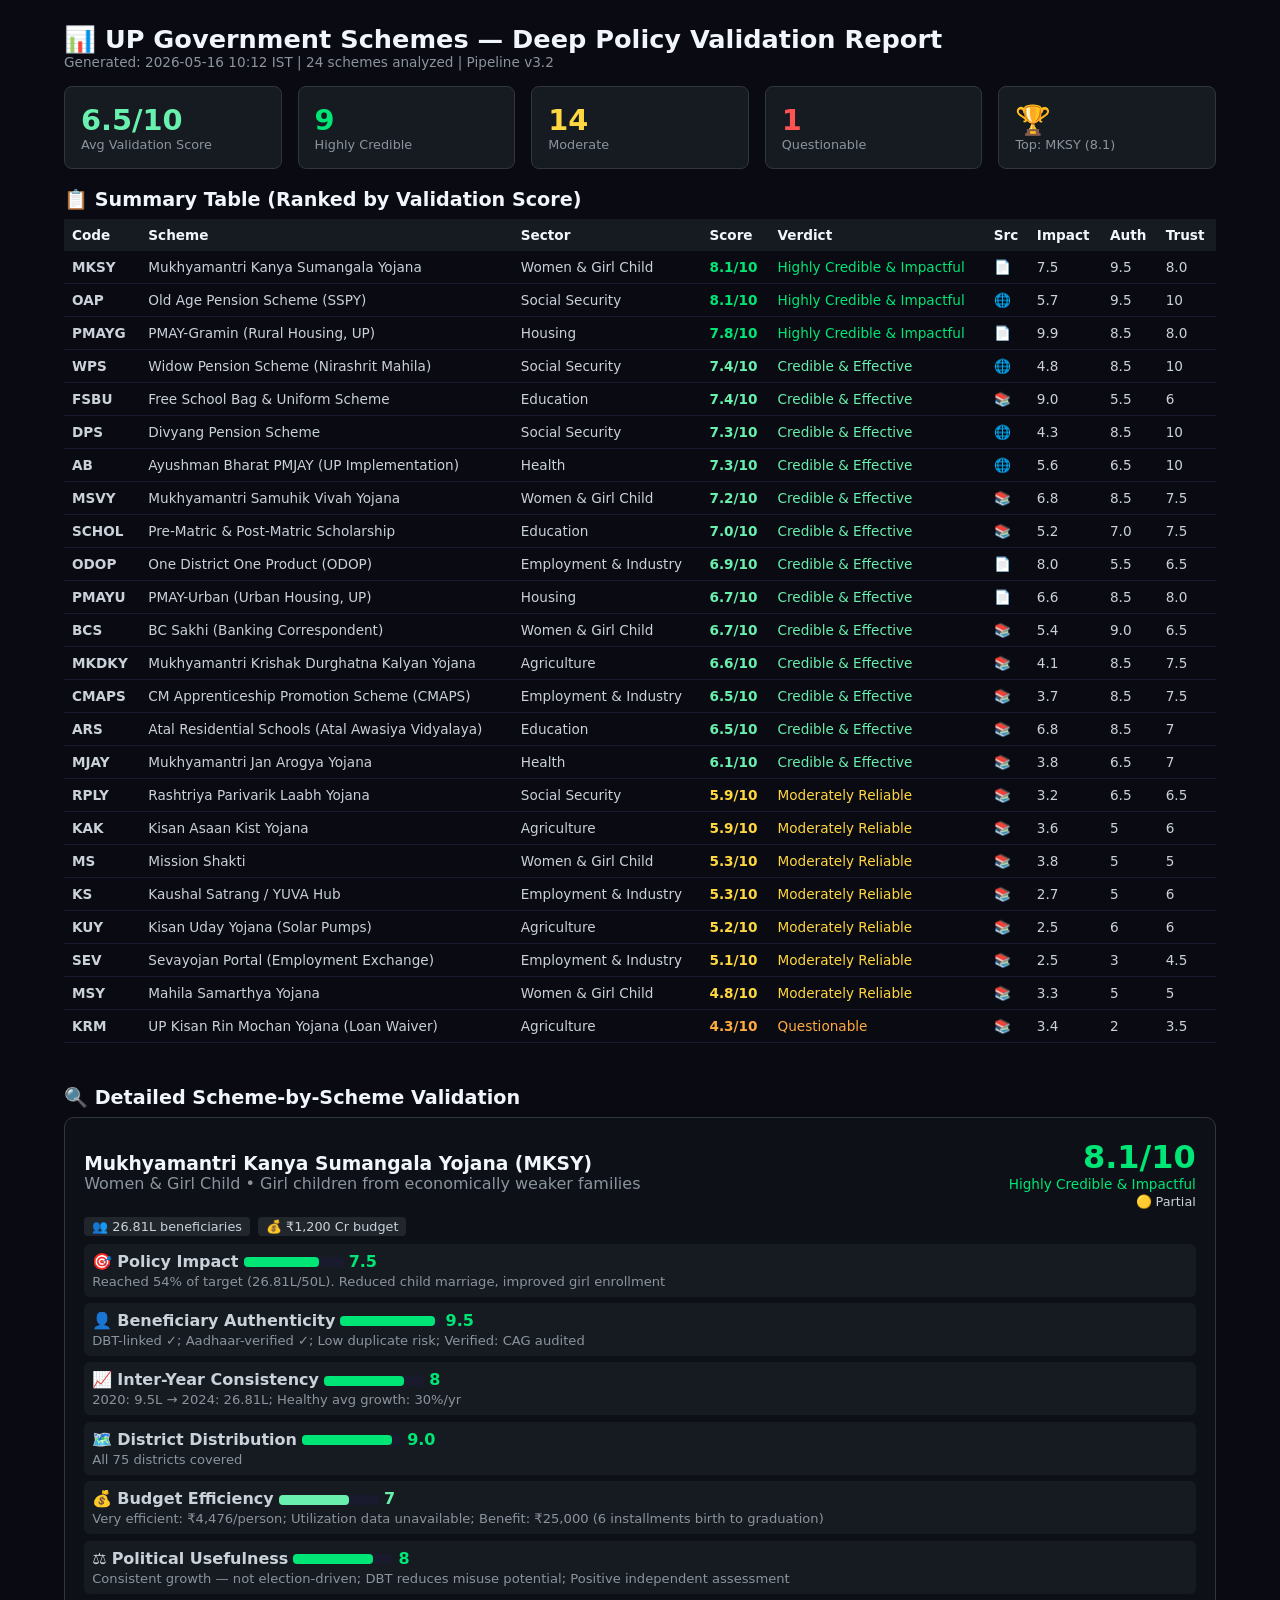
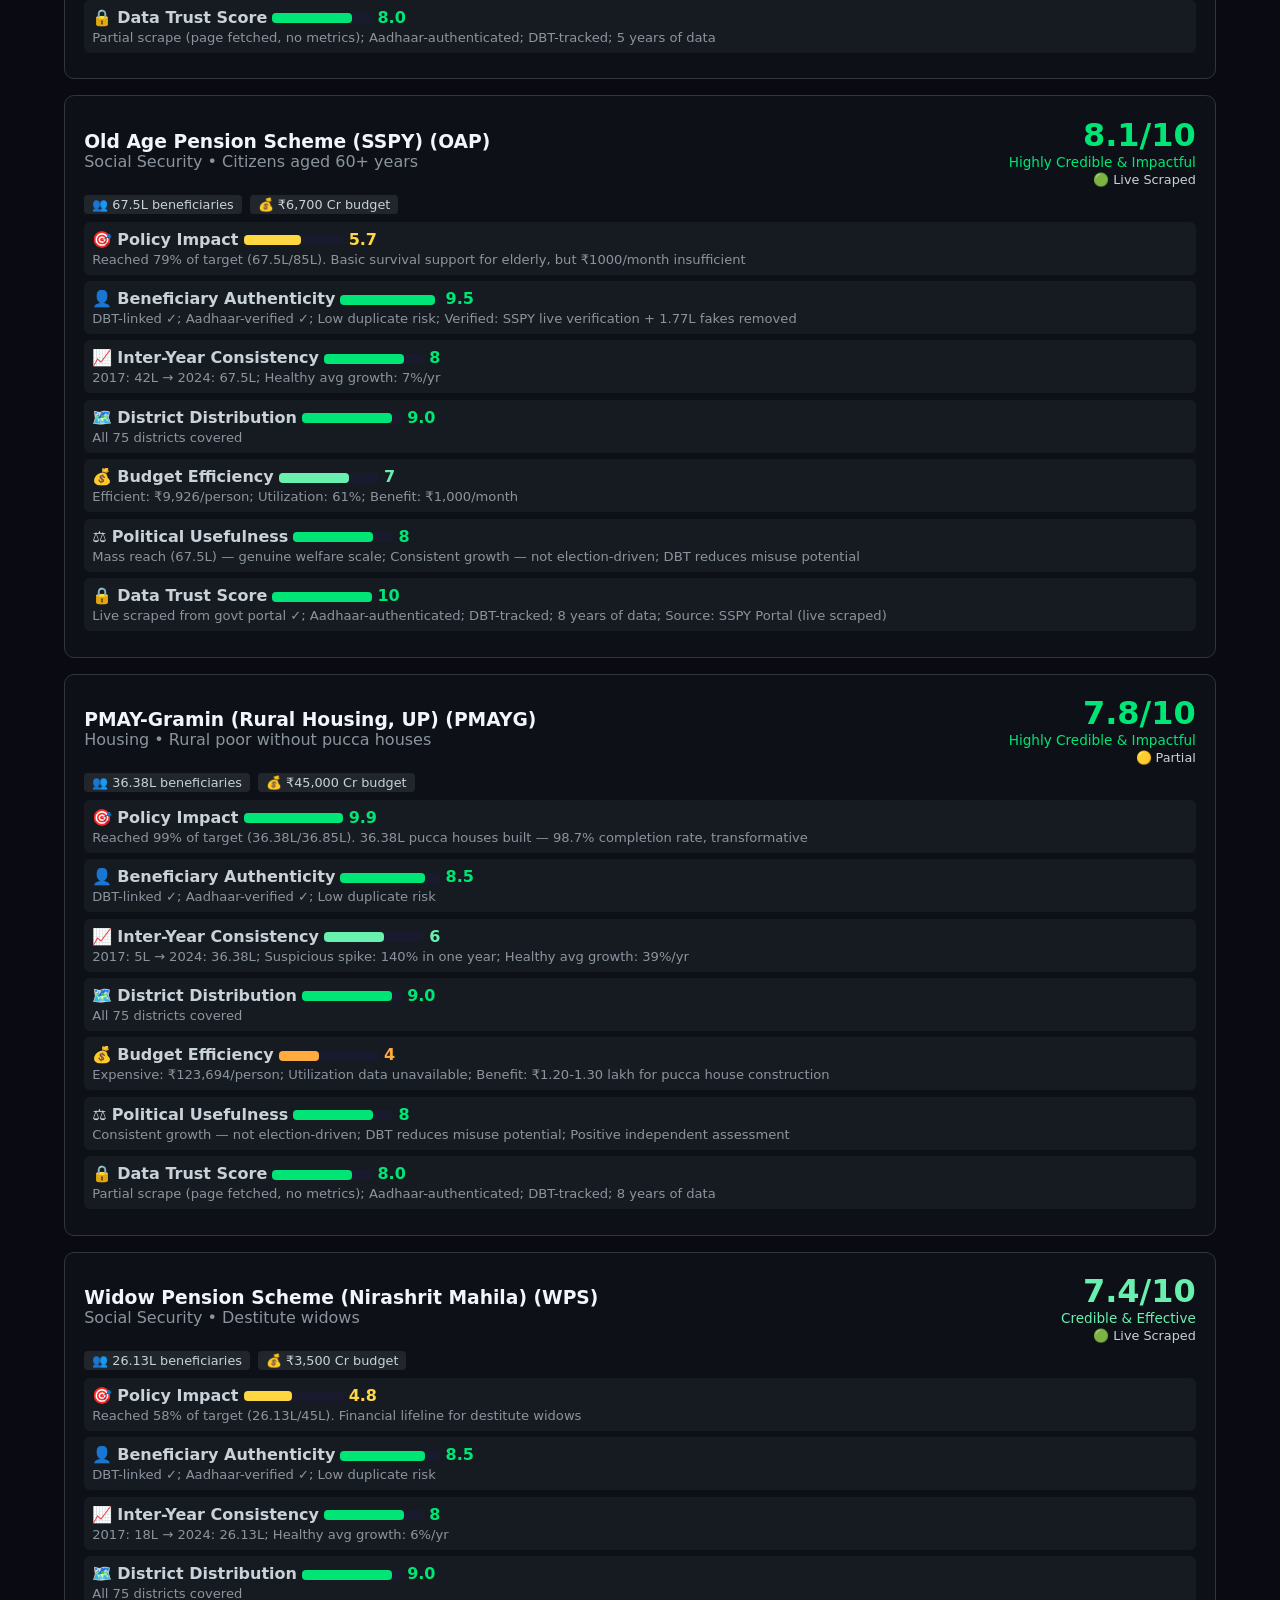
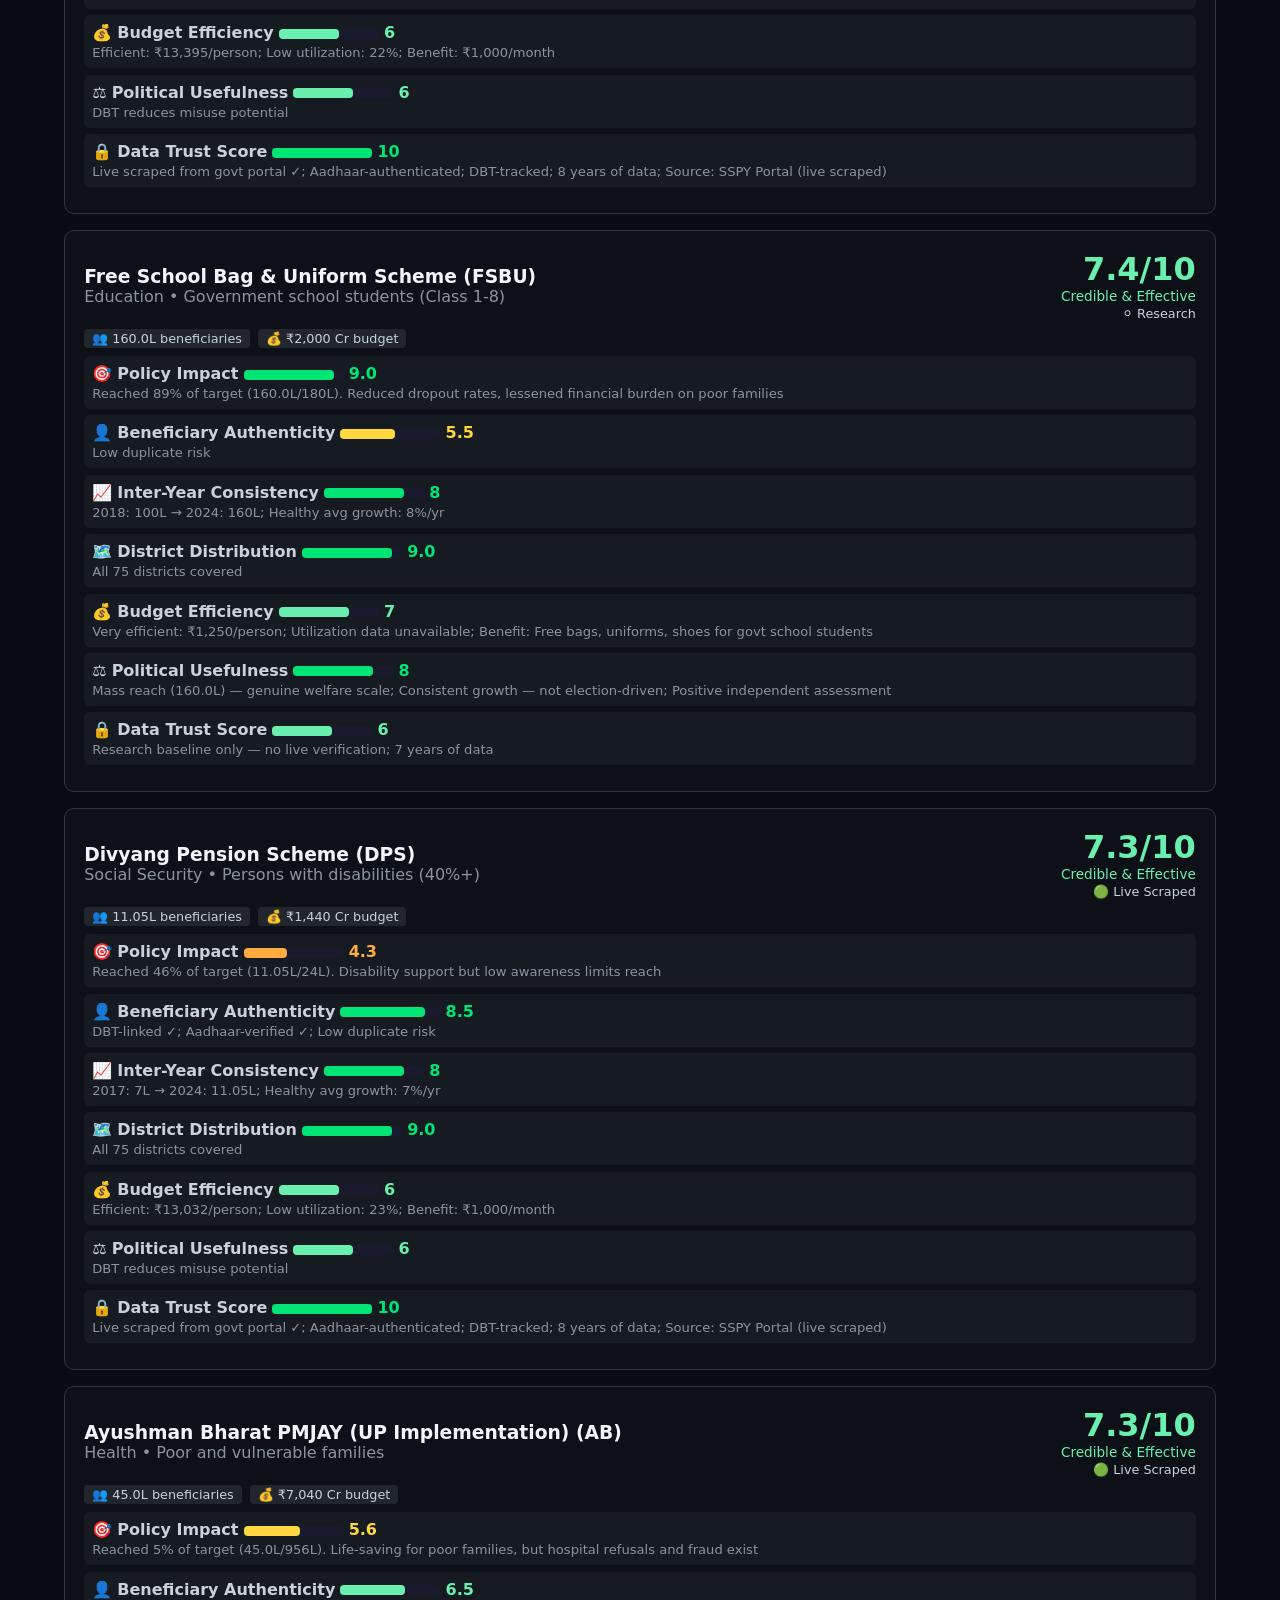
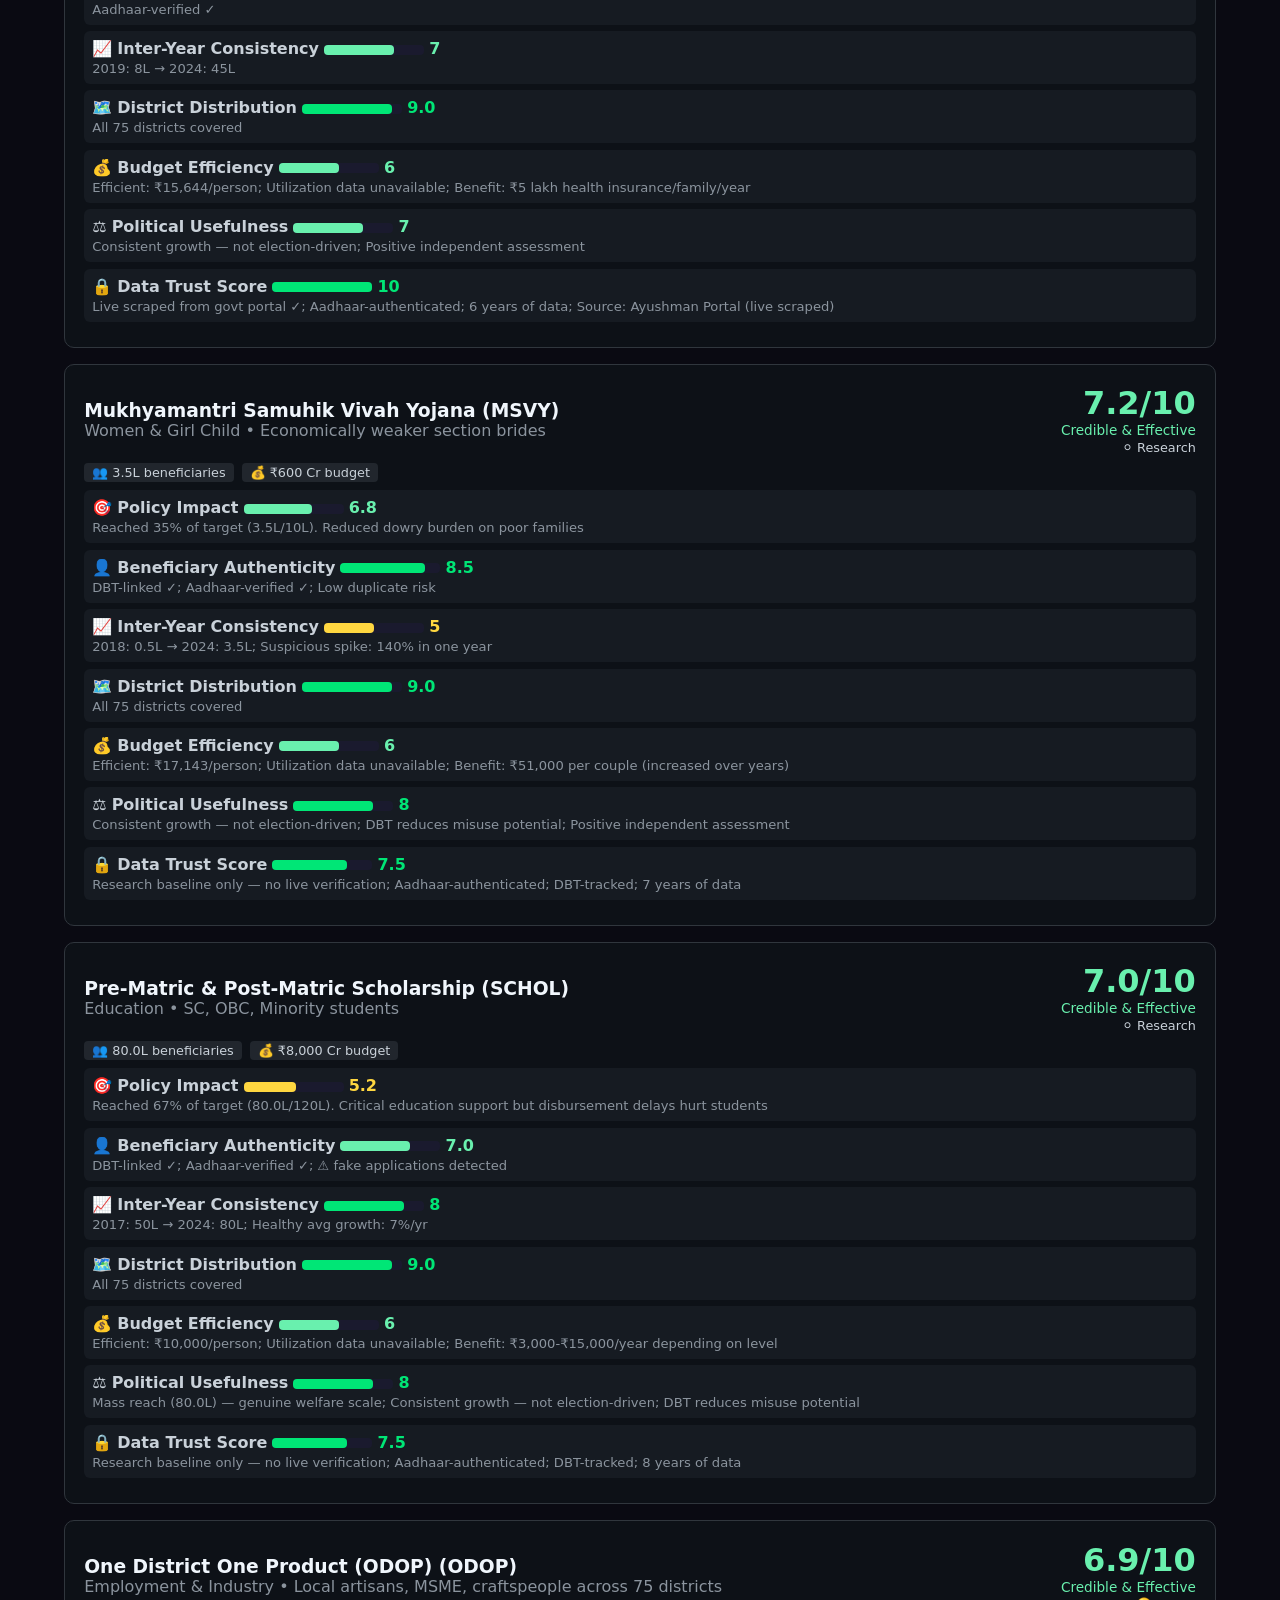
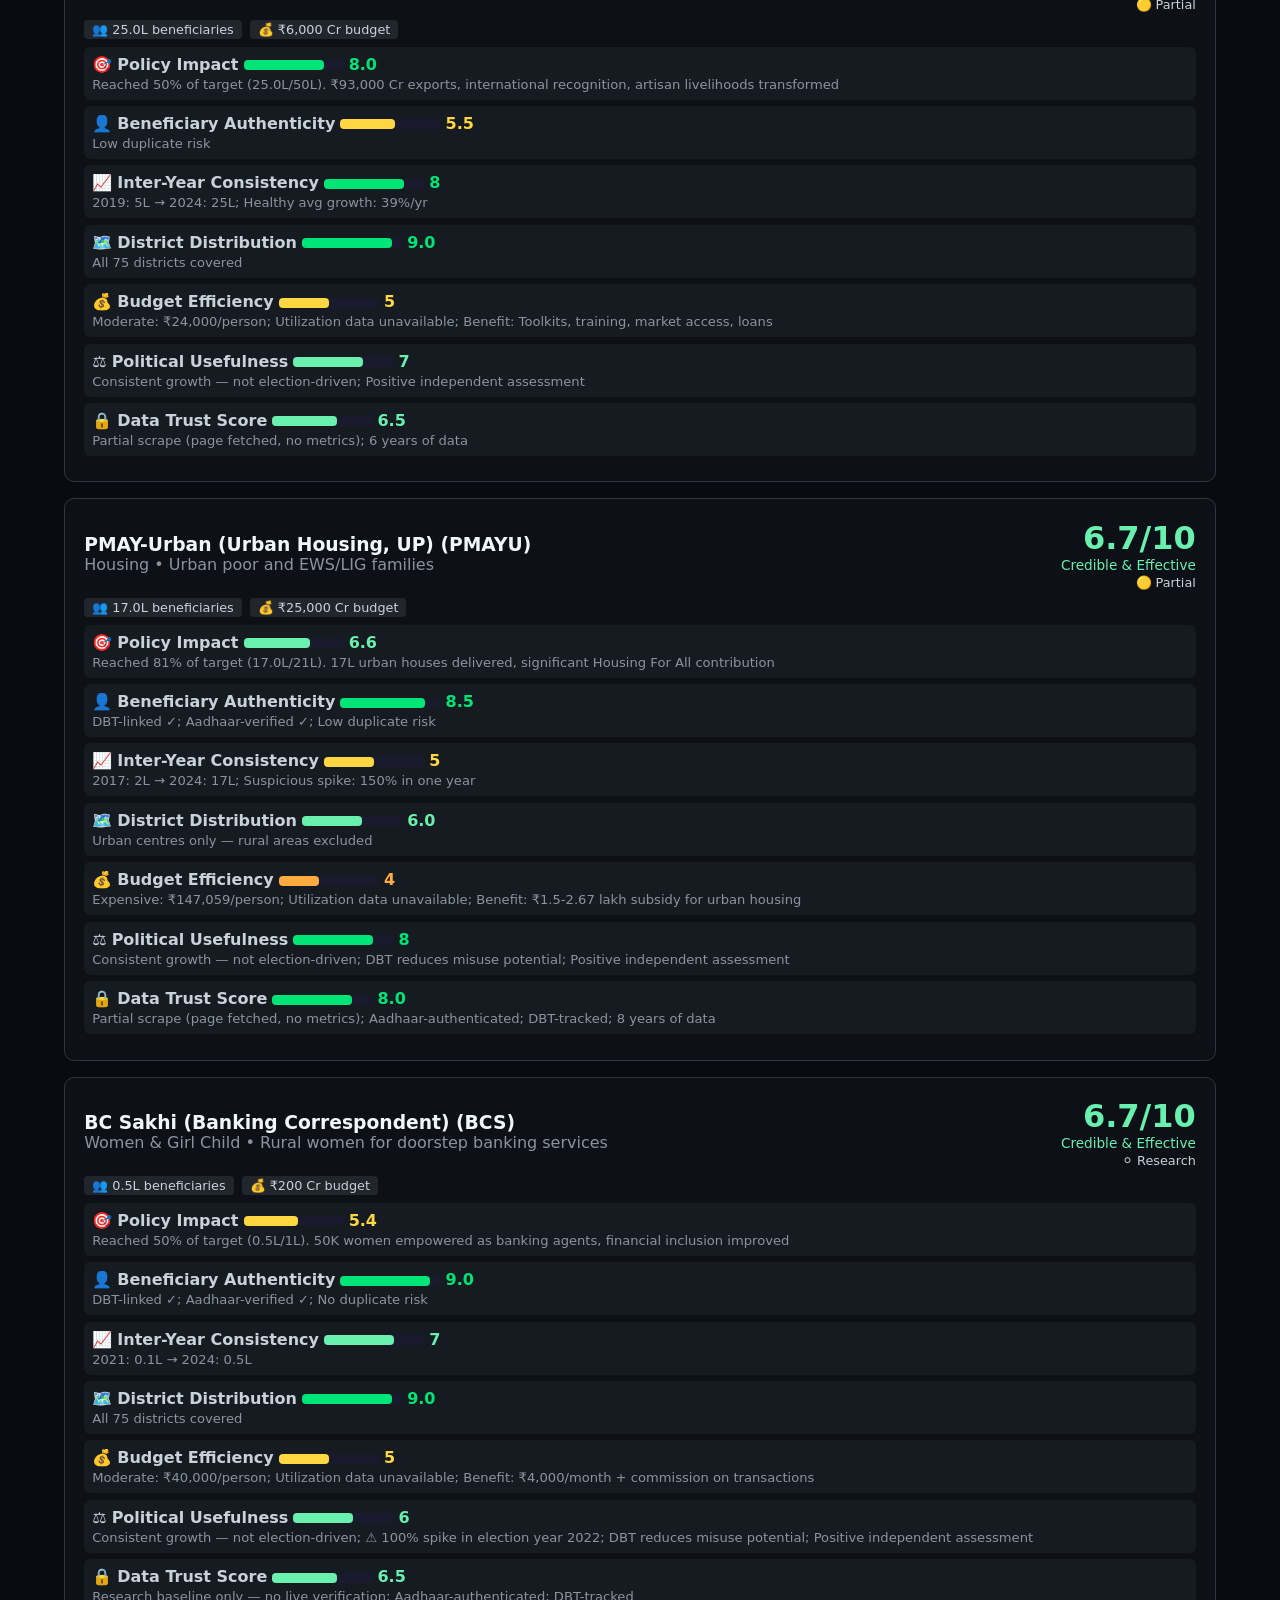
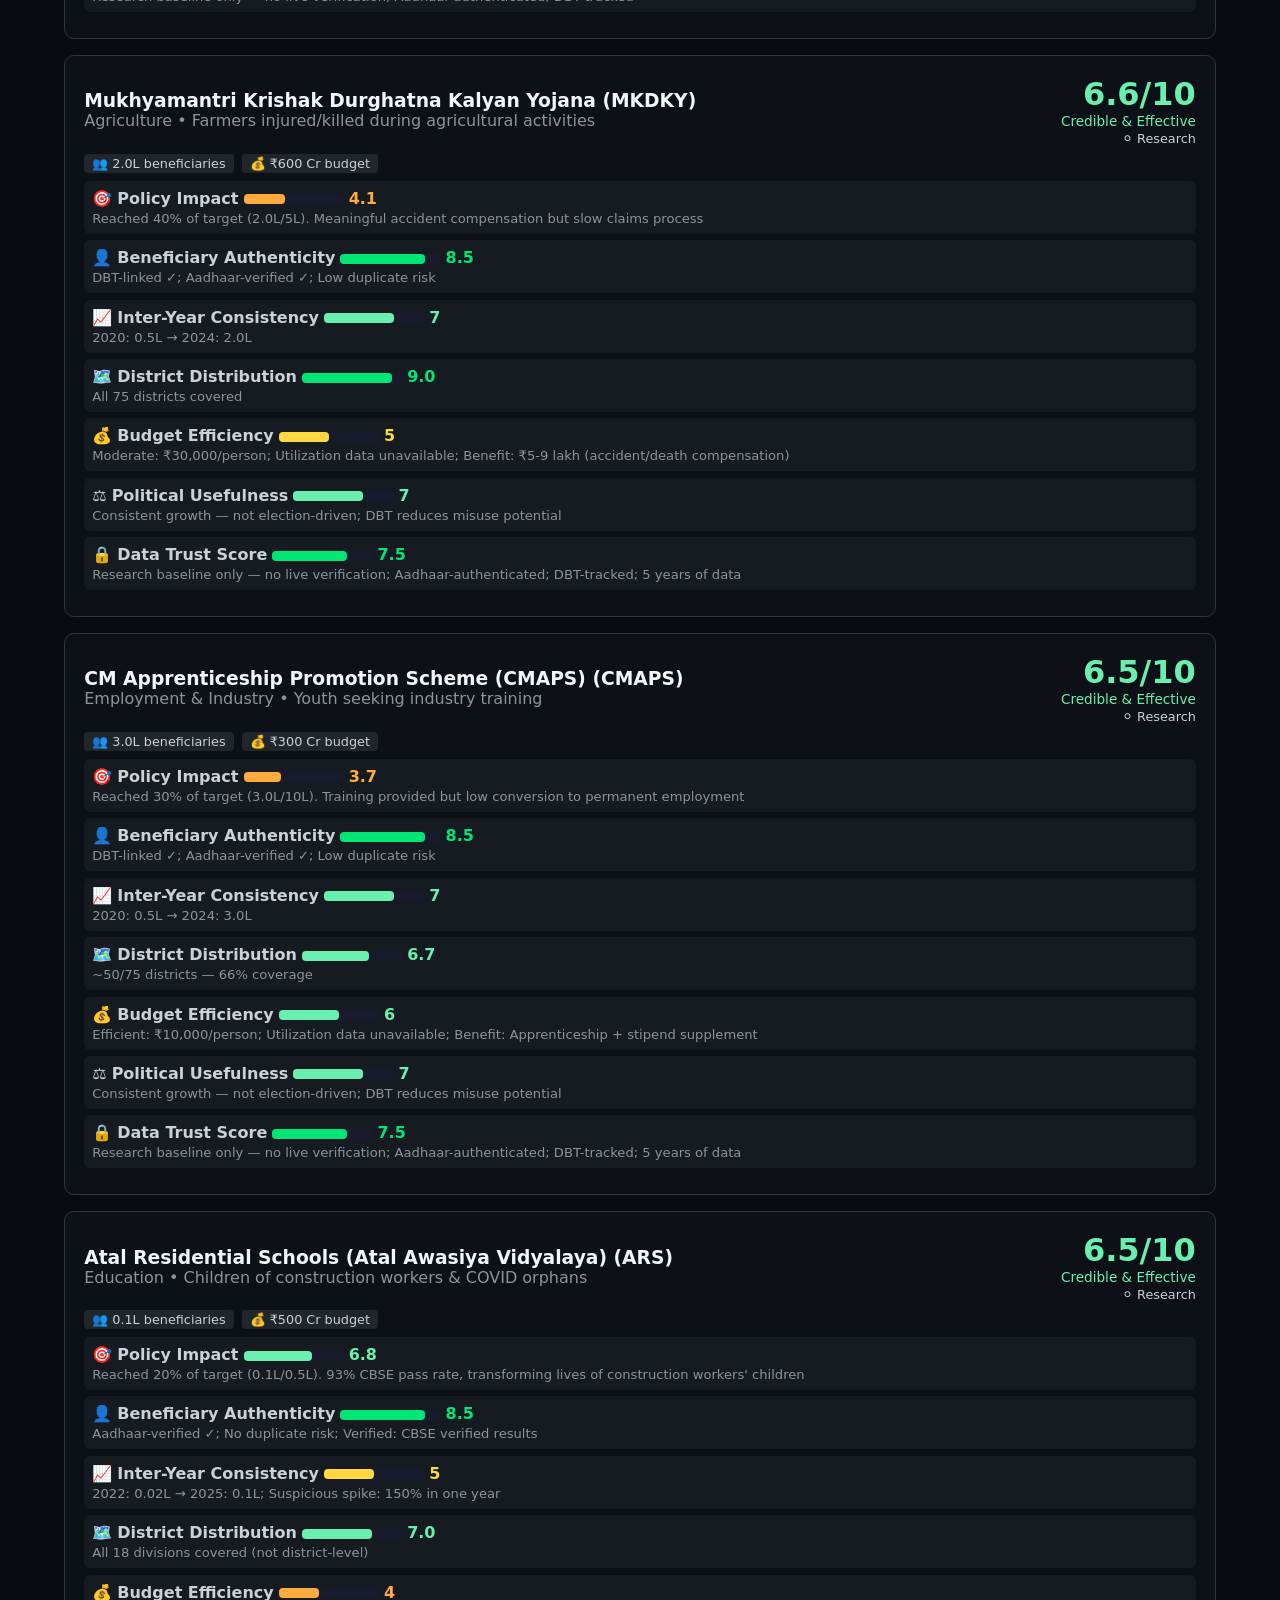
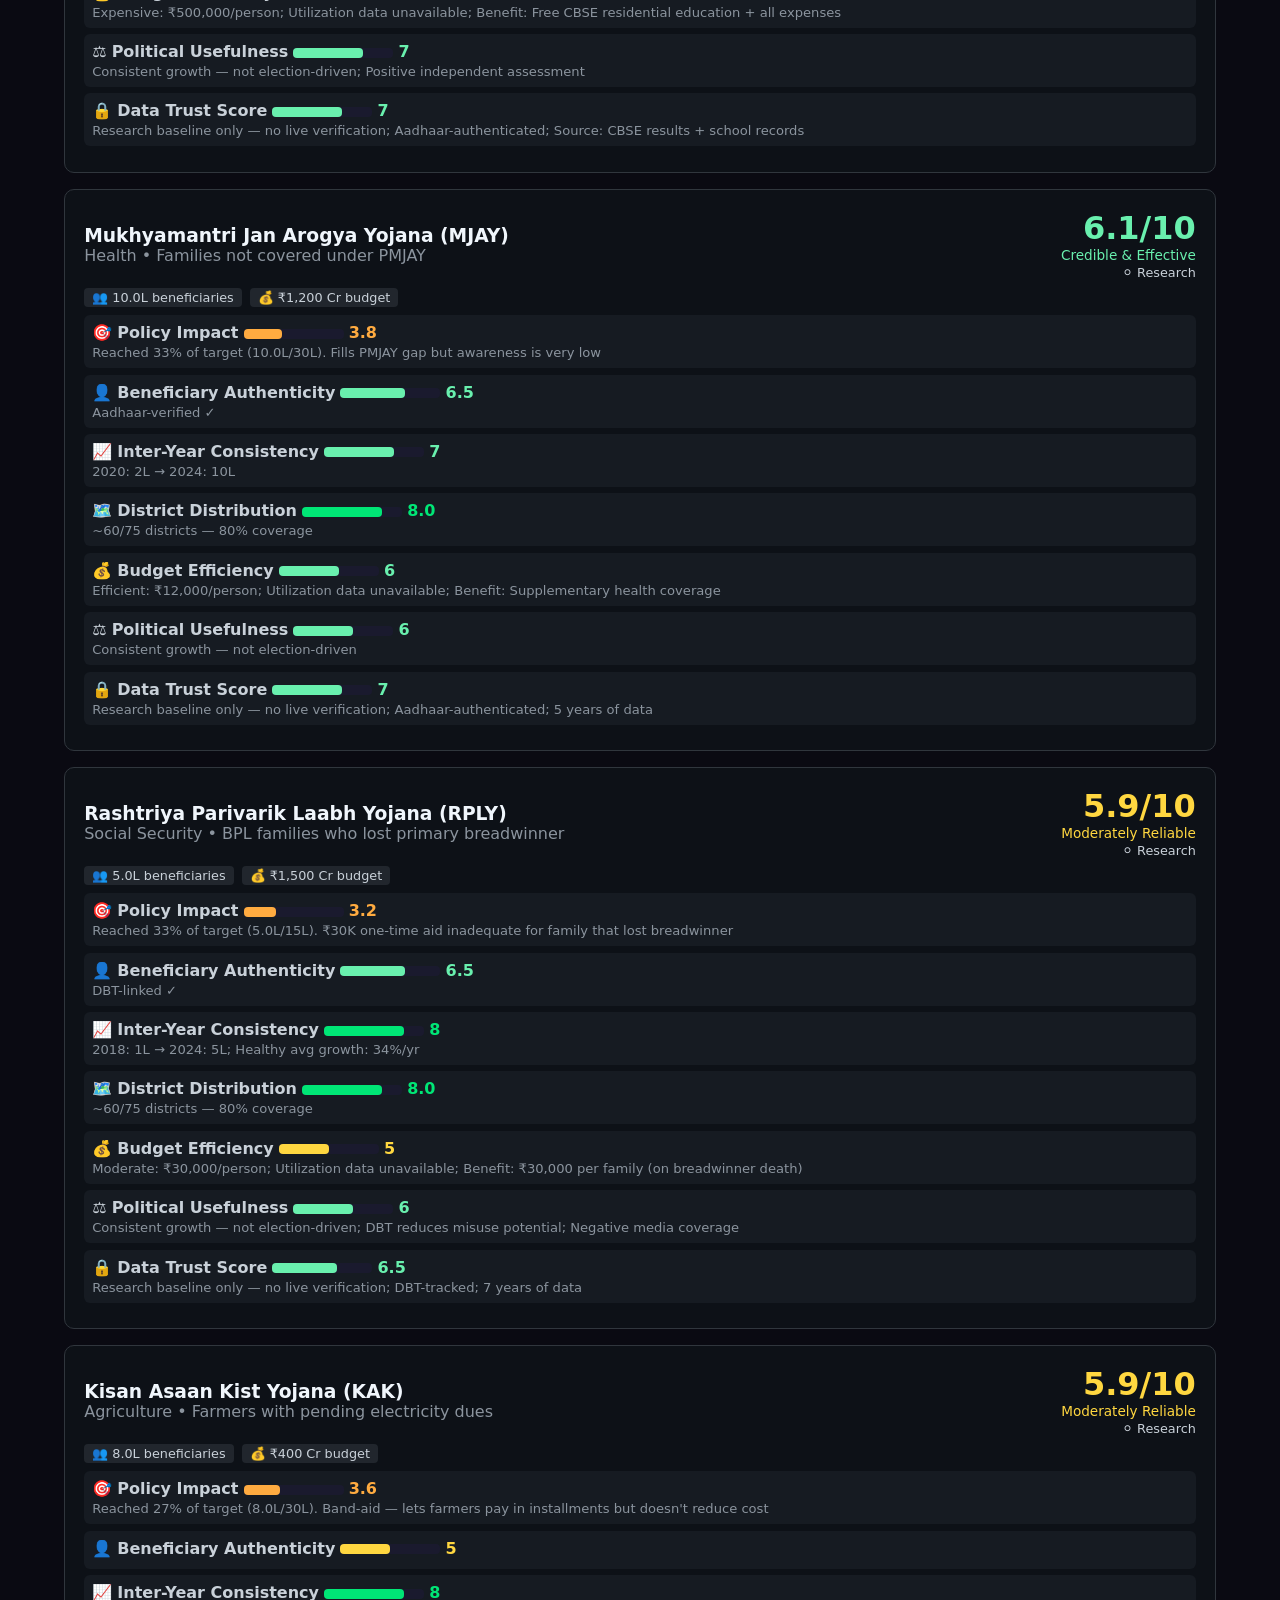
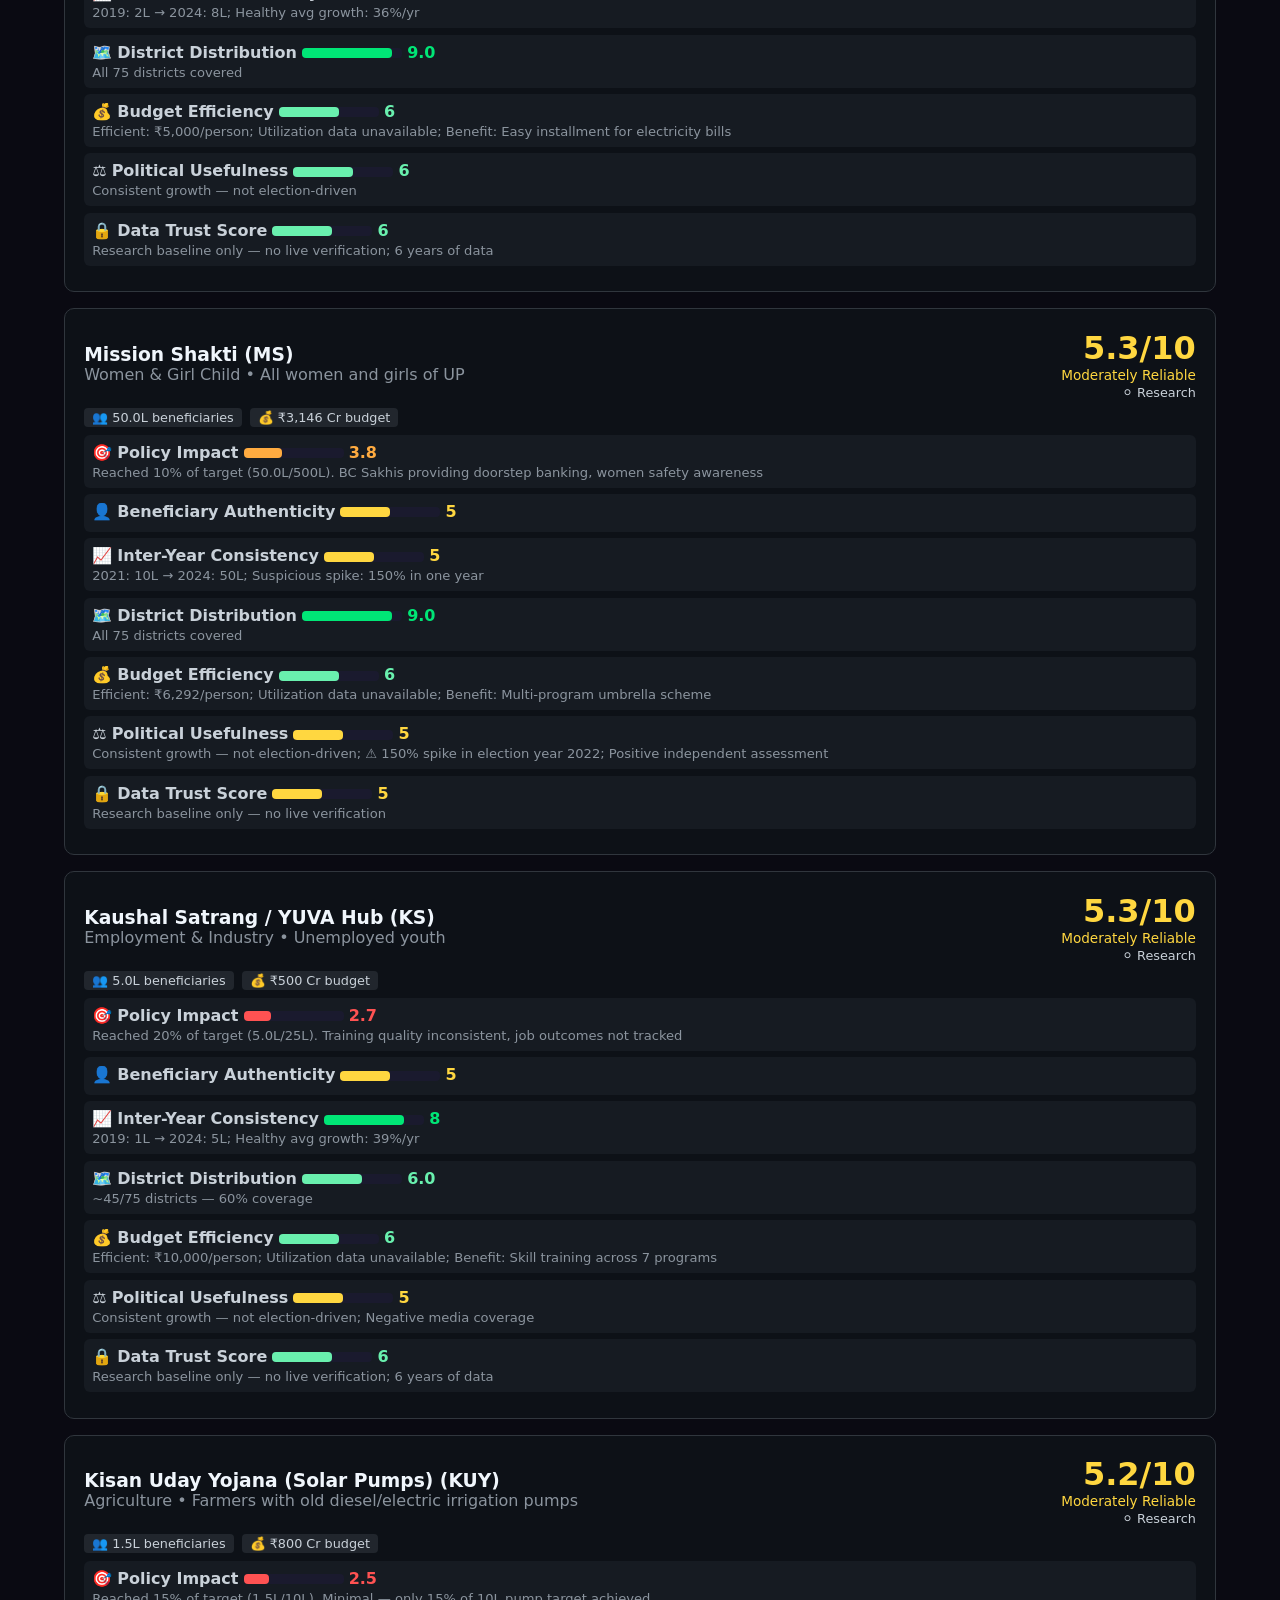
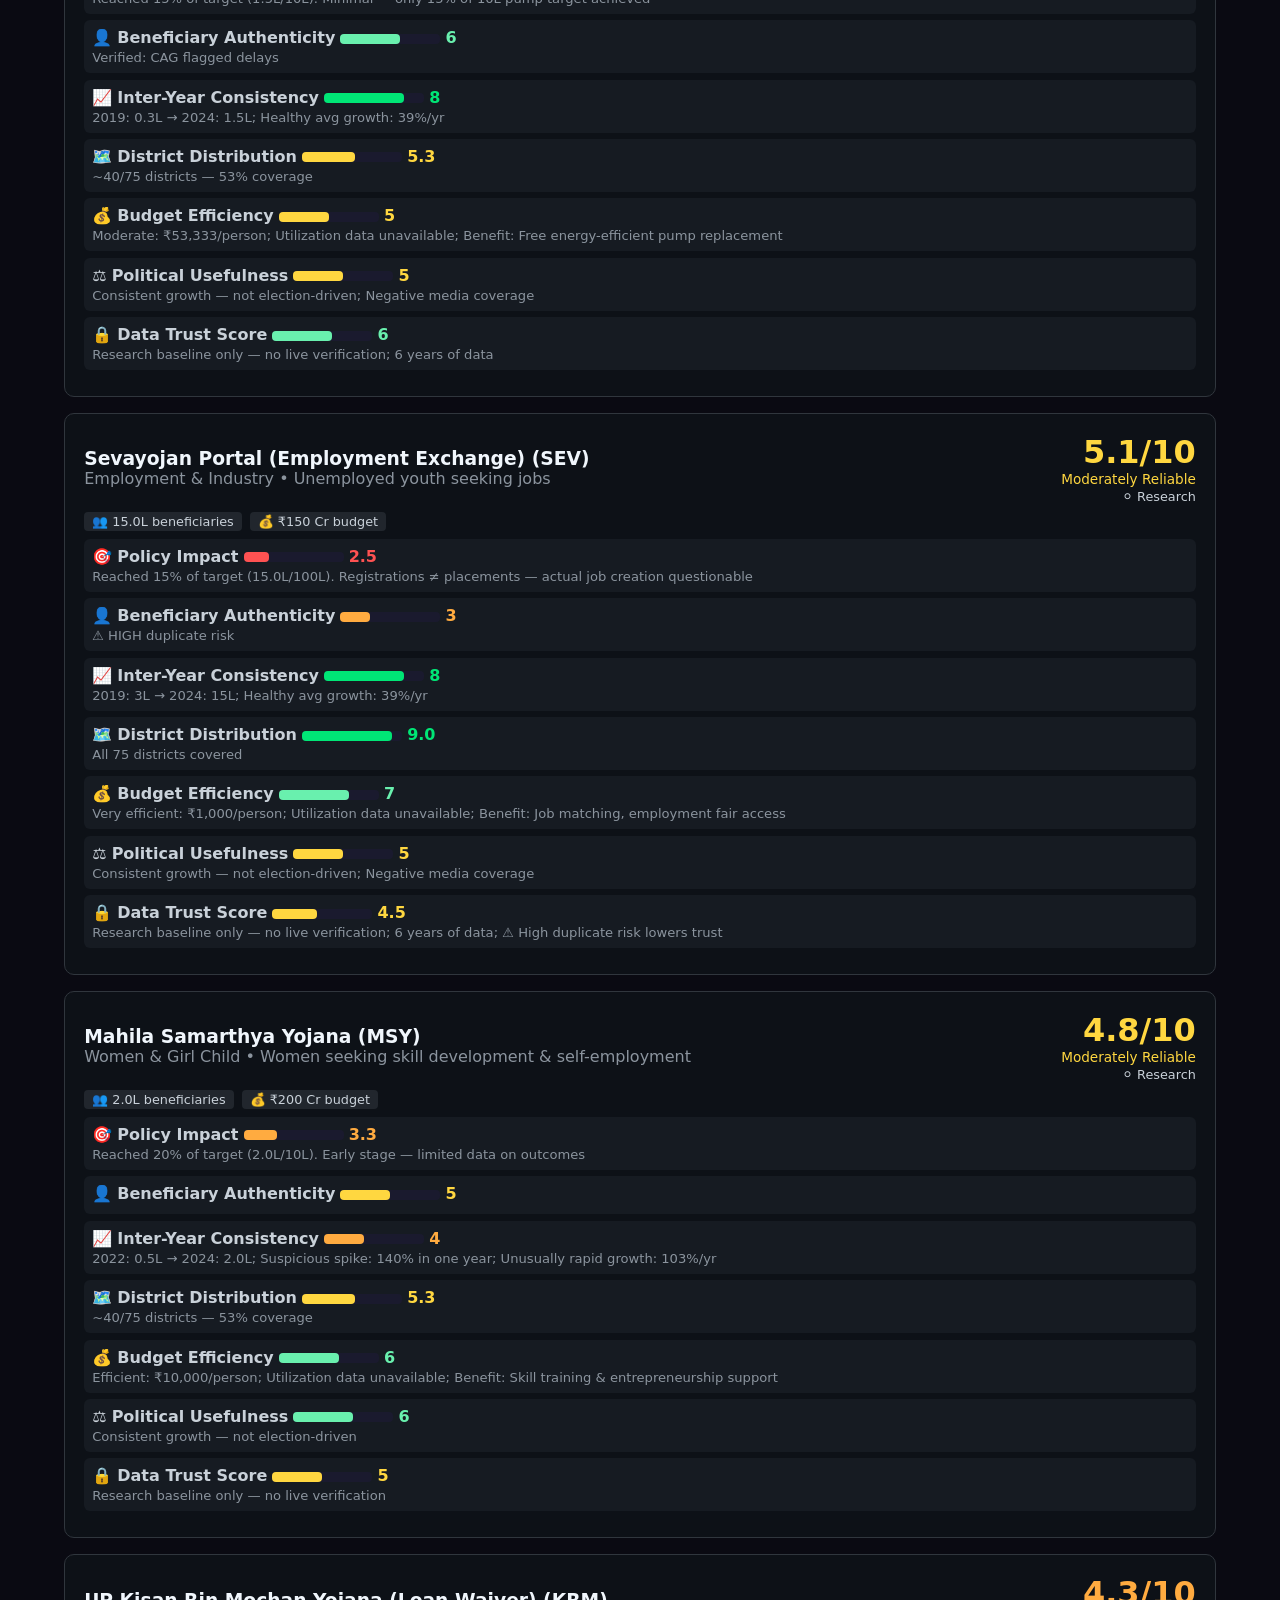
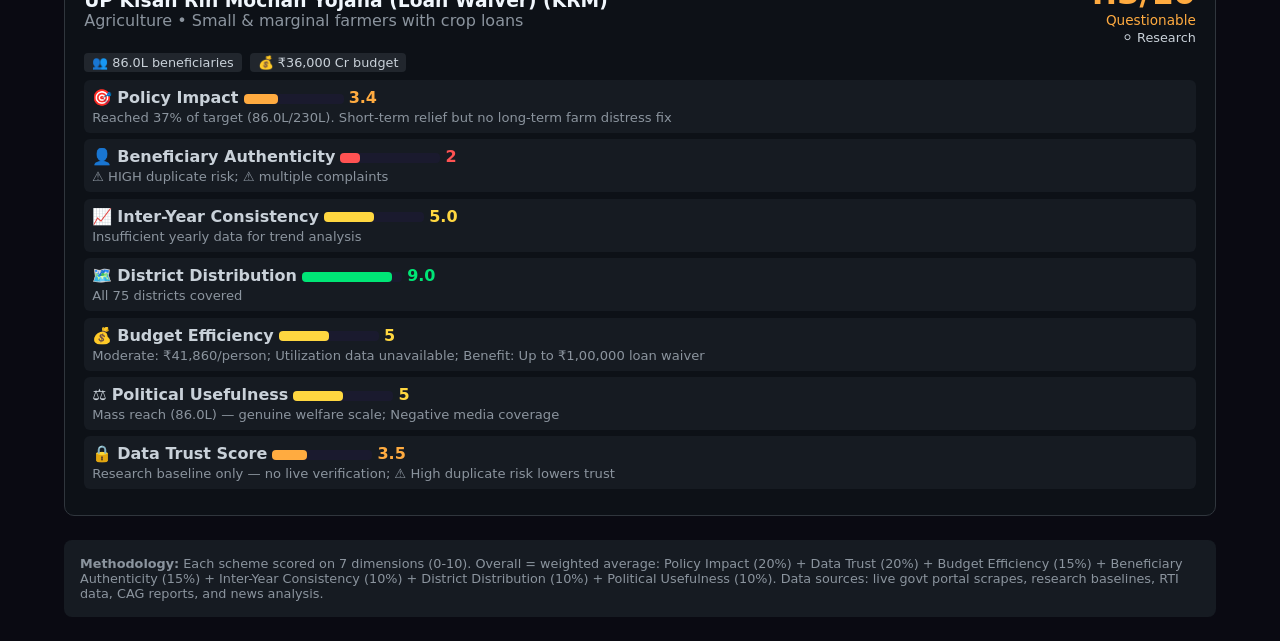
<file: output/scheme_validation_report.html>
<!DOCTYPE html>
<html lang="en"><head><meta charset="UTF-8">
<title>UP Schemes — Deep Policy Validation</title>
<style>
*{margin:0;padding:0;box-sizing:border-box}
body{font-family:'Segoe UI',system-ui,sans-serif;background:#0a0a12;color:#c9d1d9;padding:1.5rem;max-width:1200px;margin:auto}
h1{color:#f0f6fc;font-size:1.6rem} h2{color:#f0f6fc;margin:1.2rem 0 0.5rem;font-size:1.2rem}
.meta{color:#8b949e;font-size:0.85rem;margin-bottom:1rem}
.cards{display:flex;gap:1rem;flex-wrap:wrap;margin:0.5rem 0 1rem}
.card{background:#161b22;border:1px solid #30363d;border-radius:8px;padding:1rem;min-width:150px;flex:1}
.card .n{font-size:1.8rem;font-weight:bold} .card .l{color:#8b949e;font-size:0.8rem}
table{width:100%;border-collapse:collapse;font-size:0.85rem;margin-bottom:1.5rem}
th{background:#161b22;color:#f0f6fc;text-align:left;padding:0.5rem;position:sticky;top:0}
td{padding:0.5rem;border-bottom:1px solid #1a1a2e}
tr:hover{background:#161b2288}
</style></head><body>
<h1>📊 UP Government Schemes — Deep Policy Validation Report</h1>
<div class="meta">Generated: 2026-05-16 10:12 IST | 24 schemes analyzed | Pipeline v3.2</div>

<div class="cards">
<div class="card"><div class="n" style="color:#69F0AE">6.5/10</div><div class="l">Avg Validation Score</div></div>
<div class="card"><div class="n" style="color:#00E676">9</div><div class="l">Highly Credible</div></div>
<div class="card"><div class="n" style="color:#FFD740">14</div><div class="l">Moderate</div></div>
<div class="card"><div class="n" style="color:#FF5252">1</div><div class="l">Questionable</div></div>
<div class="card"><div class="n">🏆</div><div class="l">Top: MKSY (8.1)</div></div>
</div>

<h2>📋 Summary Table (Ranked by Validation Score)</h2>
<div style="overflow-x:auto"><table>
<tr><th>Code</th><th>Scheme</th><th>Sector</th><th>Score</th><th>Verdict</th><th>Src</th><th>Impact</th><th>Auth</th><th>Trust</th></tr>
<tr>
<td><b>MKSY</b></td><td>Mukhyamantri Kanya Sumangala Yojana</td><td>Women & Girl Child</td>
<td style="color:#00E676;font-weight:bold">8.1/10</td>
<td style="color:#00E676">Highly Credible & Impactful</td>
<td>📄</td>
<td>7.5</td>
<td>9.5</td>
<td>8.0</td>
</tr><tr>
<td><b>OAP</b></td><td>Old Age Pension Scheme (SSPY)</td><td>Social Security</td>
<td style="color:#00E676;font-weight:bold">8.1/10</td>
<td style="color:#00E676">Highly Credible & Impactful</td>
<td>🌐</td>
<td>5.7</td>
<td>9.5</td>
<td>10</td>
</tr><tr>
<td><b>PMAYG</b></td><td>PMAY-Gramin (Rural Housing, UP)</td><td>Housing</td>
<td style="color:#00E676;font-weight:bold">7.8/10</td>
<td style="color:#00E676">Highly Credible & Impactful</td>
<td>📄</td>
<td>9.9</td>
<td>8.5</td>
<td>8.0</td>
</tr><tr>
<td><b>WPS</b></td><td>Widow Pension Scheme (Nirashrit Mahila)</td><td>Social Security</td>
<td style="color:#69F0AE;font-weight:bold">7.4/10</td>
<td style="color:#69F0AE">Credible & Effective</td>
<td>🌐</td>
<td>4.8</td>
<td>8.5</td>
<td>10</td>
</tr><tr>
<td><b>FSBU</b></td><td>Free School Bag & Uniform Scheme</td><td>Education</td>
<td style="color:#69F0AE;font-weight:bold">7.4/10</td>
<td style="color:#69F0AE">Credible & Effective</td>
<td>📚</td>
<td>9.0</td>
<td>5.5</td>
<td>6</td>
</tr><tr>
<td><b>DPS</b></td><td>Divyang Pension Scheme</td><td>Social Security</td>
<td style="color:#69F0AE;font-weight:bold">7.3/10</td>
<td style="color:#69F0AE">Credible & Effective</td>
<td>🌐</td>
<td>4.3</td>
<td>8.5</td>
<td>10</td>
</tr><tr>
<td><b>AB</b></td><td>Ayushman Bharat PMJAY (UP Implementation)</td><td>Health</td>
<td style="color:#69F0AE;font-weight:bold">7.3/10</td>
<td style="color:#69F0AE">Credible & Effective</td>
<td>🌐</td>
<td>5.6</td>
<td>6.5</td>
<td>10</td>
</tr><tr>
<td><b>MSVY</b></td><td>Mukhyamantri Samuhik Vivah Yojana</td><td>Women & Girl Child</td>
<td style="color:#69F0AE;font-weight:bold">7.2/10</td>
<td style="color:#69F0AE">Credible & Effective</td>
<td>📚</td>
<td>6.8</td>
<td>8.5</td>
<td>7.5</td>
</tr><tr>
<td><b>SCHOL</b></td><td>Pre-Matric & Post-Matric Scholarship</td><td>Education</td>
<td style="color:#69F0AE;font-weight:bold">7.0/10</td>
<td style="color:#69F0AE">Credible & Effective</td>
<td>📚</td>
<td>5.2</td>
<td>7.0</td>
<td>7.5</td>
</tr><tr>
<td><b>ODOP</b></td><td>One District One Product (ODOP)</td><td>Employment & Industry</td>
<td style="color:#69F0AE;font-weight:bold">6.9/10</td>
<td style="color:#69F0AE">Credible & Effective</td>
<td>📄</td>
<td>8.0</td>
<td>5.5</td>
<td>6.5</td>
</tr><tr>
<td><b>PMAYU</b></td><td>PMAY-Urban (Urban Housing, UP)</td><td>Housing</td>
<td style="color:#69F0AE;font-weight:bold">6.7/10</td>
<td style="color:#69F0AE">Credible & Effective</td>
<td>📄</td>
<td>6.6</td>
<td>8.5</td>
<td>8.0</td>
</tr><tr>
<td><b>BCS</b></td><td>BC Sakhi (Banking Correspondent)</td><td>Women & Girl Child</td>
<td style="color:#69F0AE;font-weight:bold">6.7/10</td>
<td style="color:#69F0AE">Credible & Effective</td>
<td>📚</td>
<td>5.4</td>
<td>9.0</td>
<td>6.5</td>
</tr><tr>
<td><b>MKDKY</b></td><td>Mukhyamantri Krishak Durghatna Kalyan Yojana</td><td>Agriculture</td>
<td style="color:#69F0AE;font-weight:bold">6.6/10</td>
<td style="color:#69F0AE">Credible & Effective</td>
<td>📚</td>
<td>4.1</td>
<td>8.5</td>
<td>7.5</td>
</tr><tr>
<td><b>CMAPS</b></td><td>CM Apprenticeship Promotion Scheme (CMAPS)</td><td>Employment & Industry</td>
<td style="color:#69F0AE;font-weight:bold">6.5/10</td>
<td style="color:#69F0AE">Credible & Effective</td>
<td>📚</td>
<td>3.7</td>
<td>8.5</td>
<td>7.5</td>
</tr><tr>
<td><b>ARS</b></td><td>Atal Residential Schools (Atal Awasiya Vidyalaya)</td><td>Education</td>
<td style="color:#69F0AE;font-weight:bold">6.5/10</td>
<td style="color:#69F0AE">Credible & Effective</td>
<td>📚</td>
<td>6.8</td>
<td>8.5</td>
<td>7</td>
</tr><tr>
<td><b>MJAY</b></td><td>Mukhyamantri Jan Arogya Yojana</td><td>Health</td>
<td style="color:#69F0AE;font-weight:bold">6.1/10</td>
<td style="color:#69F0AE">Credible & Effective</td>
<td>📚</td>
<td>3.8</td>
<td>6.5</td>
<td>7</td>
</tr><tr>
<td><b>RPLY</b></td><td>Rashtriya Parivarik Laabh Yojana</td><td>Social Security</td>
<td style="color:#FFD740;font-weight:bold">5.9/10</td>
<td style="color:#FFD740">Moderately Reliable</td>
<td>📚</td>
<td>3.2</td>
<td>6.5</td>
<td>6.5</td>
</tr><tr>
<td><b>KAK</b></td><td>Kisan Asaan Kist Yojana</td><td>Agriculture</td>
<td style="color:#FFD740;font-weight:bold">5.9/10</td>
<td style="color:#FFD740">Moderately Reliable</td>
<td>📚</td>
<td>3.6</td>
<td>5</td>
<td>6</td>
</tr><tr>
<td><b>MS</b></td><td>Mission Shakti</td><td>Women & Girl Child</td>
<td style="color:#FFD740;font-weight:bold">5.3/10</td>
<td style="color:#FFD740">Moderately Reliable</td>
<td>📚</td>
<td>3.8</td>
<td>5</td>
<td>5</td>
</tr><tr>
<td><b>KS</b></td><td>Kaushal Satrang / YUVA Hub</td><td>Employment & Industry</td>
<td style="color:#FFD740;font-weight:bold">5.3/10</td>
<td style="color:#FFD740">Moderately Reliable</td>
<td>📚</td>
<td>2.7</td>
<td>5</td>
<td>6</td>
</tr><tr>
<td><b>KUY</b></td><td>Kisan Uday Yojana (Solar Pumps)</td><td>Agriculture</td>
<td style="color:#FFD740;font-weight:bold">5.2/10</td>
<td style="color:#FFD740">Moderately Reliable</td>
<td>📚</td>
<td>2.5</td>
<td>6</td>
<td>6</td>
</tr><tr>
<td><b>SEV</b></td><td>Sevayojan Portal (Employment Exchange)</td><td>Employment & Industry</td>
<td style="color:#FFD740;font-weight:bold">5.1/10</td>
<td style="color:#FFD740">Moderately Reliable</td>
<td>📚</td>
<td>2.5</td>
<td>3</td>
<td>4.5</td>
</tr><tr>
<td><b>MSY</b></td><td>Mahila Samarthya Yojana</td><td>Women & Girl Child</td>
<td style="color:#FFD740;font-weight:bold">4.8/10</td>
<td style="color:#FFD740">Moderately Reliable</td>
<td>📚</td>
<td>3.3</td>
<td>5</td>
<td>5</td>
</tr><tr>
<td><b>KRM</b></td><td>UP Kisan Rin Mochan Yojana (Loan Waiver)</td><td>Agriculture</td>
<td style="color:#FFAB40;font-weight:bold">4.3/10</td>
<td style="color:#FFAB40">Questionable</td>
<td>📚</td>
<td>3.4</td>
<td>2</td>
<td>3.5</td>
</tr>
</table></div>

<h2>🔍 Detailed Scheme-by-Scheme Validation</h2>
<div style="background:#0d1117;border:1px solid #30363d;border-radius:10px;padding:1.2rem;margin-bottom:1rem">
<div style="display:flex;justify-content:space-between;align-items:center;margin-bottom:0.5rem">
<div><h3 style="margin:0;color:#f0f6fc">Mukhyamantri Kanya Sumangala Yojana (MKSY)</h3>
<span style="color:#8b949e">Women & Girl Child • Girl children from economically weaker families</span></div>
<div style="text-align:right"><div style="font-size:2rem;font-weight:bold;color:#00E676">8.1/10</div>
<div style="color:#00E676;font-size:0.85rem">Highly Credible & Impactful</div>
<div style="font-size:0.8rem;margin-top:2px">🟡 Partial</div></div>
</div>
<div style="display:flex;gap:0.5rem;margin-bottom:0.5rem;flex-wrap:wrap">
<span style="background:#21262d;padding:2px 8px;border-radius:4px;font-size:0.8rem">👥 26.81L beneficiaries</span>
<span style="background:#21262d;padding:2px 8px;border-radius:4px;font-size:0.8rem">💰 ₹1,200 Cr budget</span>
</div>
<div style="margin:0.4rem 0;padding:0.5rem;background:#161b22;border-radius:6px">
<div>🎯 <b>Policy Impact</b> <div style="background:#1a1a2e;border-radius:4px;height:10px;width:100px;display:inline-block;vertical-align:middle"><div style="background:#00E676;height:10px;border-radius:4px;width:75.0px"></div></div> <b style="color:#00E676">7.5</b></div>
<div style="color:#8b949e;font-size:0.82rem;margin-top:3px">Reached 54% of target (26.81L/50L). Reduced child marriage, improved girl enrollment</div>
</div><div style="margin:0.4rem 0;padding:0.5rem;background:#161b22;border-radius:6px">
<div>👤 <b>Beneficiary Authenticity</b> <div style="background:#1a1a2e;border-radius:4px;height:10px;width:100px;display:inline-block;vertical-align:middle"><div style="background:#00E676;height:10px;border-radius:4px;width:95.0px"></div></div> <b style="color:#00E676">9.5</b></div>
<div style="color:#8b949e;font-size:0.82rem;margin-top:3px">DBT-linked ✓; Aadhaar-verified ✓; Low duplicate risk; Verified: CAG audited</div>
</div><div style="margin:0.4rem 0;padding:0.5rem;background:#161b22;border-radius:6px">
<div>📈 <b>Inter-Year Consistency</b> <div style="background:#1a1a2e;border-radius:4px;height:10px;width:100px;display:inline-block;vertical-align:middle"><div style="background:#00E676;height:10px;border-radius:4px;width:80px"></div></div> <b style="color:#00E676">8</b></div>
<div style="color:#8b949e;font-size:0.82rem;margin-top:3px">2020: 9.5L → 2024: 26.81L; Healthy avg growth: 30%/yr</div>
</div><div style="margin:0.4rem 0;padding:0.5rem;background:#161b22;border-radius:6px">
<div>🗺️ <b>District Distribution</b> <div style="background:#1a1a2e;border-radius:4px;height:10px;width:100px;display:inline-block;vertical-align:middle"><div style="background:#00E676;height:10px;border-radius:4px;width:90.0px"></div></div> <b style="color:#00E676">9.0</b></div>
<div style="color:#8b949e;font-size:0.82rem;margin-top:3px">All 75 districts covered</div>
</div><div style="margin:0.4rem 0;padding:0.5rem;background:#161b22;border-radius:6px">
<div>💰 <b>Budget Efficiency</b> <div style="background:#1a1a2e;border-radius:4px;height:10px;width:100px;display:inline-block;vertical-align:middle"><div style="background:#69F0AE;height:10px;border-radius:4px;width:70px"></div></div> <b style="color:#69F0AE">7</b></div>
<div style="color:#8b949e;font-size:0.82rem;margin-top:3px">Very efficient: ₹4,476/person; Utilization data unavailable; Benefit: ₹25,000 (6 installments birth to graduation)</div>
</div><div style="margin:0.4rem 0;padding:0.5rem;background:#161b22;border-radius:6px">
<div>⚖️ <b>Political Usefulness</b> <div style="background:#1a1a2e;border-radius:4px;height:10px;width:100px;display:inline-block;vertical-align:middle"><div style="background:#00E676;height:10px;border-radius:4px;width:80px"></div></div> <b style="color:#00E676">8</b></div>
<div style="color:#8b949e;font-size:0.82rem;margin-top:3px">Consistent growth — not election-driven; DBT reduces misuse potential; Positive independent assessment</div>
</div><div style="margin:0.4rem 0;padding:0.5rem;background:#161b22;border-radius:6px">
<div>🔒 <b>Data Trust Score</b> <div style="background:#1a1a2e;border-radius:4px;height:10px;width:100px;display:inline-block;vertical-align:middle"><div style="background:#00E676;height:10px;border-radius:4px;width:80.0px"></div></div> <b style="color:#00E676">8.0</b></div>
<div style="color:#8b949e;font-size:0.82rem;margin-top:3px">Partial scrape (page fetched, no metrics); Aadhaar-authenticated; DBT-tracked; 5 years of data</div>
</div>
</div><div style="background:#0d1117;border:1px solid #30363d;border-radius:10px;padding:1.2rem;margin-bottom:1rem">
<div style="display:flex;justify-content:space-between;align-items:center;margin-bottom:0.5rem">
<div><h3 style="margin:0;color:#f0f6fc">Old Age Pension Scheme (SSPY) (OAP)</h3>
<span style="color:#8b949e">Social Security • Citizens aged 60+ years</span></div>
<div style="text-align:right"><div style="font-size:2rem;font-weight:bold;color:#00E676">8.1/10</div>
<div style="color:#00E676;font-size:0.85rem">Highly Credible & Impactful</div>
<div style="font-size:0.8rem;margin-top:2px">🟢 Live Scraped</div></div>
</div>
<div style="display:flex;gap:0.5rem;margin-bottom:0.5rem;flex-wrap:wrap">
<span style="background:#21262d;padding:2px 8px;border-radius:4px;font-size:0.8rem">👥 67.5L beneficiaries</span>
<span style="background:#21262d;padding:2px 8px;border-radius:4px;font-size:0.8rem">💰 ₹6,700 Cr budget</span>
</div>
<div style="margin:0.4rem 0;padding:0.5rem;background:#161b22;border-radius:6px">
<div>🎯 <b>Policy Impact</b> <div style="background:#1a1a2e;border-radius:4px;height:10px;width:100px;display:inline-block;vertical-align:middle"><div style="background:#FFD740;height:10px;border-radius:4px;width:57.0px"></div></div> <b style="color:#FFD740">5.7</b></div>
<div style="color:#8b949e;font-size:0.82rem;margin-top:3px">Reached 79% of target (67.5L/85L). Basic survival support for elderly, but ₹1000/month insufficient</div>
</div><div style="margin:0.4rem 0;padding:0.5rem;background:#161b22;border-radius:6px">
<div>👤 <b>Beneficiary Authenticity</b> <div style="background:#1a1a2e;border-radius:4px;height:10px;width:100px;display:inline-block;vertical-align:middle"><div style="background:#00E676;height:10px;border-radius:4px;width:95.0px"></div></div> <b style="color:#00E676">9.5</b></div>
<div style="color:#8b949e;font-size:0.82rem;margin-top:3px">DBT-linked ✓; Aadhaar-verified ✓; Low duplicate risk; Verified: SSPY live verification + 1.77L fakes removed</div>
</div><div style="margin:0.4rem 0;padding:0.5rem;background:#161b22;border-radius:6px">
<div>📈 <b>Inter-Year Consistency</b> <div style="background:#1a1a2e;border-radius:4px;height:10px;width:100px;display:inline-block;vertical-align:middle"><div style="background:#00E676;height:10px;border-radius:4px;width:80px"></div></div> <b style="color:#00E676">8</b></div>
<div style="color:#8b949e;font-size:0.82rem;margin-top:3px">2017: 42L → 2024: 67.5L; Healthy avg growth: 7%/yr</div>
</div><div style="margin:0.4rem 0;padding:0.5rem;background:#161b22;border-radius:6px">
<div>🗺️ <b>District Distribution</b> <div style="background:#1a1a2e;border-radius:4px;height:10px;width:100px;display:inline-block;vertical-align:middle"><div style="background:#00E676;height:10px;border-radius:4px;width:90.0px"></div></div> <b style="color:#00E676">9.0</b></div>
<div style="color:#8b949e;font-size:0.82rem;margin-top:3px">All 75 districts covered</div>
</div><div style="margin:0.4rem 0;padding:0.5rem;background:#161b22;border-radius:6px">
<div>💰 <b>Budget Efficiency</b> <div style="background:#1a1a2e;border-radius:4px;height:10px;width:100px;display:inline-block;vertical-align:middle"><div style="background:#69F0AE;height:10px;border-radius:4px;width:70px"></div></div> <b style="color:#69F0AE">7</b></div>
<div style="color:#8b949e;font-size:0.82rem;margin-top:3px">Efficient: ₹9,926/person; Utilization: 61%; Benefit: ₹1,000/month</div>
</div><div style="margin:0.4rem 0;padding:0.5rem;background:#161b22;border-radius:6px">
<div>⚖️ <b>Political Usefulness</b> <div style="background:#1a1a2e;border-radius:4px;height:10px;width:100px;display:inline-block;vertical-align:middle"><div style="background:#00E676;height:10px;border-radius:4px;width:80px"></div></div> <b style="color:#00E676">8</b></div>
<div style="color:#8b949e;font-size:0.82rem;margin-top:3px">Mass reach (67.5L) — genuine welfare scale; Consistent growth — not election-driven; DBT reduces misuse potential</div>
</div><div style="margin:0.4rem 0;padding:0.5rem;background:#161b22;border-radius:6px">
<div>🔒 <b>Data Trust Score</b> <div style="background:#1a1a2e;border-radius:4px;height:10px;width:100px;display:inline-block;vertical-align:middle"><div style="background:#00E676;height:10px;border-radius:4px;width:100px"></div></div> <b style="color:#00E676">10</b></div>
<div style="color:#8b949e;font-size:0.82rem;margin-top:3px">Live scraped from govt portal ✓; Aadhaar-authenticated; DBT-tracked; 8 years of data; Source: SSPY Portal (live scraped)</div>
</div>
</div><div style="background:#0d1117;border:1px solid #30363d;border-radius:10px;padding:1.2rem;margin-bottom:1rem">
<div style="display:flex;justify-content:space-between;align-items:center;margin-bottom:0.5rem">
<div><h3 style="margin:0;color:#f0f6fc">PMAY-Gramin (Rural Housing, UP) (PMAYG)</h3>
<span style="color:#8b949e">Housing • Rural poor without pucca houses</span></div>
<div style="text-align:right"><div style="font-size:2rem;font-weight:bold;color:#00E676">7.8/10</div>
<div style="color:#00E676;font-size:0.85rem">Highly Credible & Impactful</div>
<div style="font-size:0.8rem;margin-top:2px">🟡 Partial</div></div>
</div>
<div style="display:flex;gap:0.5rem;margin-bottom:0.5rem;flex-wrap:wrap">
<span style="background:#21262d;padding:2px 8px;border-radius:4px;font-size:0.8rem">👥 36.38L beneficiaries</span>
<span style="background:#21262d;padding:2px 8px;border-radius:4px;font-size:0.8rem">💰 ₹45,000 Cr budget</span>
</div>
<div style="margin:0.4rem 0;padding:0.5rem;background:#161b22;border-radius:6px">
<div>🎯 <b>Policy Impact</b> <div style="background:#1a1a2e;border-radius:4px;height:10px;width:100px;display:inline-block;vertical-align:middle"><div style="background:#00E676;height:10px;border-radius:4px;width:99.0px"></div></div> <b style="color:#00E676">9.9</b></div>
<div style="color:#8b949e;font-size:0.82rem;margin-top:3px">Reached 99% of target (36.38L/36.85L). 36.38L pucca houses built — 98.7% completion rate, transformative</div>
</div><div style="margin:0.4rem 0;padding:0.5rem;background:#161b22;border-radius:6px">
<div>👤 <b>Beneficiary Authenticity</b> <div style="background:#1a1a2e;border-radius:4px;height:10px;width:100px;display:inline-block;vertical-align:middle"><div style="background:#00E676;height:10px;border-radius:4px;width:85.0px"></div></div> <b style="color:#00E676">8.5</b></div>
<div style="color:#8b949e;font-size:0.82rem;margin-top:3px">DBT-linked ✓; Aadhaar-verified ✓; Low duplicate risk</div>
</div><div style="margin:0.4rem 0;padding:0.5rem;background:#161b22;border-radius:6px">
<div>📈 <b>Inter-Year Consistency</b> <div style="background:#1a1a2e;border-radius:4px;height:10px;width:100px;display:inline-block;vertical-align:middle"><div style="background:#69F0AE;height:10px;border-radius:4px;width:60px"></div></div> <b style="color:#69F0AE">6</b></div>
<div style="color:#8b949e;font-size:0.82rem;margin-top:3px">2017: 5L → 2024: 36.38L; Suspicious spike: 140% in one year; Healthy avg growth: 39%/yr</div>
</div><div style="margin:0.4rem 0;padding:0.5rem;background:#161b22;border-radius:6px">
<div>🗺️ <b>District Distribution</b> <div style="background:#1a1a2e;border-radius:4px;height:10px;width:100px;display:inline-block;vertical-align:middle"><div style="background:#00E676;height:10px;border-radius:4px;width:90.0px"></div></div> <b style="color:#00E676">9.0</b></div>
<div style="color:#8b949e;font-size:0.82rem;margin-top:3px">All 75 districts covered</div>
</div><div style="margin:0.4rem 0;padding:0.5rem;background:#161b22;border-radius:6px">
<div>💰 <b>Budget Efficiency</b> <div style="background:#1a1a2e;border-radius:4px;height:10px;width:100px;display:inline-block;vertical-align:middle"><div style="background:#FFAB40;height:10px;border-radius:4px;width:40px"></div></div> <b style="color:#FFAB40">4</b></div>
<div style="color:#8b949e;font-size:0.82rem;margin-top:3px">Expensive: ₹123,694/person; Utilization data unavailable; Benefit: ₹1.20-1.30 lakh for pucca house construction</div>
</div><div style="margin:0.4rem 0;padding:0.5rem;background:#161b22;border-radius:6px">
<div>⚖️ <b>Political Usefulness</b> <div style="background:#1a1a2e;border-radius:4px;height:10px;width:100px;display:inline-block;vertical-align:middle"><div style="background:#00E676;height:10px;border-radius:4px;width:80px"></div></div> <b style="color:#00E676">8</b></div>
<div style="color:#8b949e;font-size:0.82rem;margin-top:3px">Consistent growth — not election-driven; DBT reduces misuse potential; Positive independent assessment</div>
</div><div style="margin:0.4rem 0;padding:0.5rem;background:#161b22;border-radius:6px">
<div>🔒 <b>Data Trust Score</b> <div style="background:#1a1a2e;border-radius:4px;height:10px;width:100px;display:inline-block;vertical-align:middle"><div style="background:#00E676;height:10px;border-radius:4px;width:80.0px"></div></div> <b style="color:#00E676">8.0</b></div>
<div style="color:#8b949e;font-size:0.82rem;margin-top:3px">Partial scrape (page fetched, no metrics); Aadhaar-authenticated; DBT-tracked; 8 years of data</div>
</div>
</div><div style="background:#0d1117;border:1px solid #30363d;border-radius:10px;padding:1.2rem;margin-bottom:1rem">
<div style="display:flex;justify-content:space-between;align-items:center;margin-bottom:0.5rem">
<div><h3 style="margin:0;color:#f0f6fc">Widow Pension Scheme (Nirashrit Mahila) (WPS)</h3>
<span style="color:#8b949e">Social Security • Destitute widows</span></div>
<div style="text-align:right"><div style="font-size:2rem;font-weight:bold;color:#69F0AE">7.4/10</div>
<div style="color:#69F0AE;font-size:0.85rem">Credible & Effective</div>
<div style="font-size:0.8rem;margin-top:2px">🟢 Live Scraped</div></div>
</div>
<div style="display:flex;gap:0.5rem;margin-bottom:0.5rem;flex-wrap:wrap">
<span style="background:#21262d;padding:2px 8px;border-radius:4px;font-size:0.8rem">👥 26.13L beneficiaries</span>
<span style="background:#21262d;padding:2px 8px;border-radius:4px;font-size:0.8rem">💰 ₹3,500 Cr budget</span>
</div>
<div style="margin:0.4rem 0;padding:0.5rem;background:#161b22;border-radius:6px">
<div>🎯 <b>Policy Impact</b> <div style="background:#1a1a2e;border-radius:4px;height:10px;width:100px;display:inline-block;vertical-align:middle"><div style="background:#FFD740;height:10px;border-radius:4px;width:48.0px"></div></div> <b style="color:#FFD740">4.8</b></div>
<div style="color:#8b949e;font-size:0.82rem;margin-top:3px">Reached 58% of target (26.13L/45L). Financial lifeline for destitute widows</div>
</div><div style="margin:0.4rem 0;padding:0.5rem;background:#161b22;border-radius:6px">
<div>👤 <b>Beneficiary Authenticity</b> <div style="background:#1a1a2e;border-radius:4px;height:10px;width:100px;display:inline-block;vertical-align:middle"><div style="background:#00E676;height:10px;border-radius:4px;width:85.0px"></div></div> <b style="color:#00E676">8.5</b></div>
<div style="color:#8b949e;font-size:0.82rem;margin-top:3px">DBT-linked ✓; Aadhaar-verified ✓; Low duplicate risk</div>
</div><div style="margin:0.4rem 0;padding:0.5rem;background:#161b22;border-radius:6px">
<div>📈 <b>Inter-Year Consistency</b> <div style="background:#1a1a2e;border-radius:4px;height:10px;width:100px;display:inline-block;vertical-align:middle"><div style="background:#00E676;height:10px;border-radius:4px;width:80px"></div></div> <b style="color:#00E676">8</b></div>
<div style="color:#8b949e;font-size:0.82rem;margin-top:3px">2017: 18L → 2024: 26.13L; Healthy avg growth: 6%/yr</div>
</div><div style="margin:0.4rem 0;padding:0.5rem;background:#161b22;border-radius:6px">
<div>🗺️ <b>District Distribution</b> <div style="background:#1a1a2e;border-radius:4px;height:10px;width:100px;display:inline-block;vertical-align:middle"><div style="background:#00E676;height:10px;border-radius:4px;width:90.0px"></div></div> <b style="color:#00E676">9.0</b></div>
<div style="color:#8b949e;font-size:0.82rem;margin-top:3px">All 75 districts covered</div>
</div><div style="margin:0.4rem 0;padding:0.5rem;background:#161b22;border-radius:6px">
<div>💰 <b>Budget Efficiency</b> <div style="background:#1a1a2e;border-radius:4px;height:10px;width:100px;display:inline-block;vertical-align:middle"><div style="background:#69F0AE;height:10px;border-radius:4px;width:60px"></div></div> <b style="color:#69F0AE">6</b></div>
<div style="color:#8b949e;font-size:0.82rem;margin-top:3px">Efficient: ₹13,395/person; Low utilization: 22%; Benefit: ₹1,000/month</div>
</div><div style="margin:0.4rem 0;padding:0.5rem;background:#161b22;border-radius:6px">
<div>⚖️ <b>Political Usefulness</b> <div style="background:#1a1a2e;border-radius:4px;height:10px;width:100px;display:inline-block;vertical-align:middle"><div style="background:#69F0AE;height:10px;border-radius:4px;width:60px"></div></div> <b style="color:#69F0AE">6</b></div>
<div style="color:#8b949e;font-size:0.82rem;margin-top:3px">DBT reduces misuse potential</div>
</div><div style="margin:0.4rem 0;padding:0.5rem;background:#161b22;border-radius:6px">
<div>🔒 <b>Data Trust Score</b> <div style="background:#1a1a2e;border-radius:4px;height:10px;width:100px;display:inline-block;vertical-align:middle"><div style="background:#00E676;height:10px;border-radius:4px;width:100px"></div></div> <b style="color:#00E676">10</b></div>
<div style="color:#8b949e;font-size:0.82rem;margin-top:3px">Live scraped from govt portal ✓; Aadhaar-authenticated; DBT-tracked; 8 years of data; Source: SSPY Portal (live scraped)</div>
</div>
</div><div style="background:#0d1117;border:1px solid #30363d;border-radius:10px;padding:1.2rem;margin-bottom:1rem">
<div style="display:flex;justify-content:space-between;align-items:center;margin-bottom:0.5rem">
<div><h3 style="margin:0;color:#f0f6fc">Free School Bag & Uniform Scheme (FSBU)</h3>
<span style="color:#8b949e">Education • Government school students (Class 1-8)</span></div>
<div style="text-align:right"><div style="font-size:2rem;font-weight:bold;color:#69F0AE">7.4/10</div>
<div style="color:#69F0AE;font-size:0.85rem">Credible & Effective</div>
<div style="font-size:0.8rem;margin-top:2px">⚪ Research</div></div>
</div>
<div style="display:flex;gap:0.5rem;margin-bottom:0.5rem;flex-wrap:wrap">
<span style="background:#21262d;padding:2px 8px;border-radius:4px;font-size:0.8rem">👥 160.0L beneficiaries</span>
<span style="background:#21262d;padding:2px 8px;border-radius:4px;font-size:0.8rem">💰 ₹2,000 Cr budget</span>
</div>
<div style="margin:0.4rem 0;padding:0.5rem;background:#161b22;border-radius:6px">
<div>🎯 <b>Policy Impact</b> <div style="background:#1a1a2e;border-radius:4px;height:10px;width:100px;display:inline-block;vertical-align:middle"><div style="background:#00E676;height:10px;border-radius:4px;width:90.0px"></div></div> <b style="color:#00E676">9.0</b></div>
<div style="color:#8b949e;font-size:0.82rem;margin-top:3px">Reached 89% of target (160.0L/180L). Reduced dropout rates, lessened financial burden on poor families</div>
</div><div style="margin:0.4rem 0;padding:0.5rem;background:#161b22;border-radius:6px">
<div>👤 <b>Beneficiary Authenticity</b> <div style="background:#1a1a2e;border-radius:4px;height:10px;width:100px;display:inline-block;vertical-align:middle"><div style="background:#FFD740;height:10px;border-radius:4px;width:55.0px"></div></div> <b style="color:#FFD740">5.5</b></div>
<div style="color:#8b949e;font-size:0.82rem;margin-top:3px">Low duplicate risk</div>
</div><div style="margin:0.4rem 0;padding:0.5rem;background:#161b22;border-radius:6px">
<div>📈 <b>Inter-Year Consistency</b> <div style="background:#1a1a2e;border-radius:4px;height:10px;width:100px;display:inline-block;vertical-align:middle"><div style="background:#00E676;height:10px;border-radius:4px;width:80px"></div></div> <b style="color:#00E676">8</b></div>
<div style="color:#8b949e;font-size:0.82rem;margin-top:3px">2018: 100L → 2024: 160L; Healthy avg growth: 8%/yr</div>
</div><div style="margin:0.4rem 0;padding:0.5rem;background:#161b22;border-radius:6px">
<div>🗺️ <b>District Distribution</b> <div style="background:#1a1a2e;border-radius:4px;height:10px;width:100px;display:inline-block;vertical-align:middle"><div style="background:#00E676;height:10px;border-radius:4px;width:90.0px"></div></div> <b style="color:#00E676">9.0</b></div>
<div style="color:#8b949e;font-size:0.82rem;margin-top:3px">All 75 districts covered</div>
</div><div style="margin:0.4rem 0;padding:0.5rem;background:#161b22;border-radius:6px">
<div>💰 <b>Budget Efficiency</b> <div style="background:#1a1a2e;border-radius:4px;height:10px;width:100px;display:inline-block;vertical-align:middle"><div style="background:#69F0AE;height:10px;border-radius:4px;width:70px"></div></div> <b style="color:#69F0AE">7</b></div>
<div style="color:#8b949e;font-size:0.82rem;margin-top:3px">Very efficient: ₹1,250/person; Utilization data unavailable; Benefit: Free bags, uniforms, shoes for govt school students</div>
</div><div style="margin:0.4rem 0;padding:0.5rem;background:#161b22;border-radius:6px">
<div>⚖️ <b>Political Usefulness</b> <div style="background:#1a1a2e;border-radius:4px;height:10px;width:100px;display:inline-block;vertical-align:middle"><div style="background:#00E676;height:10px;border-radius:4px;width:80px"></div></div> <b style="color:#00E676">8</b></div>
<div style="color:#8b949e;font-size:0.82rem;margin-top:3px">Mass reach (160.0L) — genuine welfare scale; Consistent growth — not election-driven; Positive independent assessment</div>
</div><div style="margin:0.4rem 0;padding:0.5rem;background:#161b22;border-radius:6px">
<div>🔒 <b>Data Trust Score</b> <div style="background:#1a1a2e;border-radius:4px;height:10px;width:100px;display:inline-block;vertical-align:middle"><div style="background:#69F0AE;height:10px;border-radius:4px;width:60px"></div></div> <b style="color:#69F0AE">6</b></div>
<div style="color:#8b949e;font-size:0.82rem;margin-top:3px">Research baseline only — no live verification; 7 years of data</div>
</div>
</div><div style="background:#0d1117;border:1px solid #30363d;border-radius:10px;padding:1.2rem;margin-bottom:1rem">
<div style="display:flex;justify-content:space-between;align-items:center;margin-bottom:0.5rem">
<div><h3 style="margin:0;color:#f0f6fc">Divyang Pension Scheme (DPS)</h3>
<span style="color:#8b949e">Social Security • Persons with disabilities (40%+)</span></div>
<div style="text-align:right"><div style="font-size:2rem;font-weight:bold;color:#69F0AE">7.3/10</div>
<div style="color:#69F0AE;font-size:0.85rem">Credible & Effective</div>
<div style="font-size:0.8rem;margin-top:2px">🟢 Live Scraped</div></div>
</div>
<div style="display:flex;gap:0.5rem;margin-bottom:0.5rem;flex-wrap:wrap">
<span style="background:#21262d;padding:2px 8px;border-radius:4px;font-size:0.8rem">👥 11.05L beneficiaries</span>
<span style="background:#21262d;padding:2px 8px;border-radius:4px;font-size:0.8rem">💰 ₹1,440 Cr budget</span>
</div>
<div style="margin:0.4rem 0;padding:0.5rem;background:#161b22;border-radius:6px">
<div>🎯 <b>Policy Impact</b> <div style="background:#1a1a2e;border-radius:4px;height:10px;width:100px;display:inline-block;vertical-align:middle"><div style="background:#FFAB40;height:10px;border-radius:4px;width:43.0px"></div></div> <b style="color:#FFAB40">4.3</b></div>
<div style="color:#8b949e;font-size:0.82rem;margin-top:3px">Reached 46% of target (11.05L/24L). Disability support but low awareness limits reach</div>
</div><div style="margin:0.4rem 0;padding:0.5rem;background:#161b22;border-radius:6px">
<div>👤 <b>Beneficiary Authenticity</b> <div style="background:#1a1a2e;border-radius:4px;height:10px;width:100px;display:inline-block;vertical-align:middle"><div style="background:#00E676;height:10px;border-radius:4px;width:85.0px"></div></div> <b style="color:#00E676">8.5</b></div>
<div style="color:#8b949e;font-size:0.82rem;margin-top:3px">DBT-linked ✓; Aadhaar-verified ✓; Low duplicate risk</div>
</div><div style="margin:0.4rem 0;padding:0.5rem;background:#161b22;border-radius:6px">
<div>📈 <b>Inter-Year Consistency</b> <div style="background:#1a1a2e;border-radius:4px;height:10px;width:100px;display:inline-block;vertical-align:middle"><div style="background:#00E676;height:10px;border-radius:4px;width:80px"></div></div> <b style="color:#00E676">8</b></div>
<div style="color:#8b949e;font-size:0.82rem;margin-top:3px">2017: 7L → 2024: 11.05L; Healthy avg growth: 7%/yr</div>
</div><div style="margin:0.4rem 0;padding:0.5rem;background:#161b22;border-radius:6px">
<div>🗺️ <b>District Distribution</b> <div style="background:#1a1a2e;border-radius:4px;height:10px;width:100px;display:inline-block;vertical-align:middle"><div style="background:#00E676;height:10px;border-radius:4px;width:90.0px"></div></div> <b style="color:#00E676">9.0</b></div>
<div style="color:#8b949e;font-size:0.82rem;margin-top:3px">All 75 districts covered</div>
</div><div style="margin:0.4rem 0;padding:0.5rem;background:#161b22;border-radius:6px">
<div>💰 <b>Budget Efficiency</b> <div style="background:#1a1a2e;border-radius:4px;height:10px;width:100px;display:inline-block;vertical-align:middle"><div style="background:#69F0AE;height:10px;border-radius:4px;width:60px"></div></div> <b style="color:#69F0AE">6</b></div>
<div style="color:#8b949e;font-size:0.82rem;margin-top:3px">Efficient: ₹13,032/person; Low utilization: 23%; Benefit: ₹1,000/month</div>
</div><div style="margin:0.4rem 0;padding:0.5rem;background:#161b22;border-radius:6px">
<div>⚖️ <b>Political Usefulness</b> <div style="background:#1a1a2e;border-radius:4px;height:10px;width:100px;display:inline-block;vertical-align:middle"><div style="background:#69F0AE;height:10px;border-radius:4px;width:60px"></div></div> <b style="color:#69F0AE">6</b></div>
<div style="color:#8b949e;font-size:0.82rem;margin-top:3px">DBT reduces misuse potential</div>
</div><div style="margin:0.4rem 0;padding:0.5rem;background:#161b22;border-radius:6px">
<div>🔒 <b>Data Trust Score</b> <div style="background:#1a1a2e;border-radius:4px;height:10px;width:100px;display:inline-block;vertical-align:middle"><div style="background:#00E676;height:10px;border-radius:4px;width:100px"></div></div> <b style="color:#00E676">10</b></div>
<div style="color:#8b949e;font-size:0.82rem;margin-top:3px">Live scraped from govt portal ✓; Aadhaar-authenticated; DBT-tracked; 8 years of data; Source: SSPY Portal (live scraped)</div>
</div>
</div><div style="background:#0d1117;border:1px solid #30363d;border-radius:10px;padding:1.2rem;margin-bottom:1rem">
<div style="display:flex;justify-content:space-between;align-items:center;margin-bottom:0.5rem">
<div><h3 style="margin:0;color:#f0f6fc">Ayushman Bharat PMJAY (UP Implementation) (AB)</h3>
<span style="color:#8b949e">Health • Poor and vulnerable families</span></div>
<div style="text-align:right"><div style="font-size:2rem;font-weight:bold;color:#69F0AE">7.3/10</div>
<div style="color:#69F0AE;font-size:0.85rem">Credible & Effective</div>
<div style="font-size:0.8rem;margin-top:2px">🟢 Live Scraped</div></div>
</div>
<div style="display:flex;gap:0.5rem;margin-bottom:0.5rem;flex-wrap:wrap">
<span style="background:#21262d;padding:2px 8px;border-radius:4px;font-size:0.8rem">👥 45.0L beneficiaries</span>
<span style="background:#21262d;padding:2px 8px;border-radius:4px;font-size:0.8rem">💰 ₹7,040 Cr budget</span>
</div>
<div style="margin:0.4rem 0;padding:0.5rem;background:#161b22;border-radius:6px">
<div>🎯 <b>Policy Impact</b> <div style="background:#1a1a2e;border-radius:4px;height:10px;width:100px;display:inline-block;vertical-align:middle"><div style="background:#FFD740;height:10px;border-radius:4px;width:56.0px"></div></div> <b style="color:#FFD740">5.6</b></div>
<div style="color:#8b949e;font-size:0.82rem;margin-top:3px">Reached 5% of target (45.0L/956L). Life-saving for poor families, but hospital refusals and fraud exist</div>
</div><div style="margin:0.4rem 0;padding:0.5rem;background:#161b22;border-radius:6px">
<div>👤 <b>Beneficiary Authenticity</b> <div style="background:#1a1a2e;border-radius:4px;height:10px;width:100px;display:inline-block;vertical-align:middle"><div style="background:#69F0AE;height:10px;border-radius:4px;width:65.0px"></div></div> <b style="color:#69F0AE">6.5</b></div>
<div style="color:#8b949e;font-size:0.82rem;margin-top:3px">Aadhaar-verified ✓</div>
</div><div style="margin:0.4rem 0;padding:0.5rem;background:#161b22;border-radius:6px">
<div>📈 <b>Inter-Year Consistency</b> <div style="background:#1a1a2e;border-radius:4px;height:10px;width:100px;display:inline-block;vertical-align:middle"><div style="background:#69F0AE;height:10px;border-radius:4px;width:70px"></div></div> <b style="color:#69F0AE">7</b></div>
<div style="color:#8b949e;font-size:0.82rem;margin-top:3px">2019: 8L → 2024: 45L</div>
</div><div style="margin:0.4rem 0;padding:0.5rem;background:#161b22;border-radius:6px">
<div>🗺️ <b>District Distribution</b> <div style="background:#1a1a2e;border-radius:4px;height:10px;width:100px;display:inline-block;vertical-align:middle"><div style="background:#00E676;height:10px;border-radius:4px;width:90.0px"></div></div> <b style="color:#00E676">9.0</b></div>
<div style="color:#8b949e;font-size:0.82rem;margin-top:3px">All 75 districts covered</div>
</div><div style="margin:0.4rem 0;padding:0.5rem;background:#161b22;border-radius:6px">
<div>💰 <b>Budget Efficiency</b> <div style="background:#1a1a2e;border-radius:4px;height:10px;width:100px;display:inline-block;vertical-align:middle"><div style="background:#69F0AE;height:10px;border-radius:4px;width:60px"></div></div> <b style="color:#69F0AE">6</b></div>
<div style="color:#8b949e;font-size:0.82rem;margin-top:3px">Efficient: ₹15,644/person; Utilization data unavailable; Benefit: ₹5 lakh health insurance/family/year</div>
</div><div style="margin:0.4rem 0;padding:0.5rem;background:#161b22;border-radius:6px">
<div>⚖️ <b>Political Usefulness</b> <div style="background:#1a1a2e;border-radius:4px;height:10px;width:100px;display:inline-block;vertical-align:middle"><div style="background:#69F0AE;height:10px;border-radius:4px;width:70px"></div></div> <b style="color:#69F0AE">7</b></div>
<div style="color:#8b949e;font-size:0.82rem;margin-top:3px">Consistent growth — not election-driven; Positive independent assessment</div>
</div><div style="margin:0.4rem 0;padding:0.5rem;background:#161b22;border-radius:6px">
<div>🔒 <b>Data Trust Score</b> <div style="background:#1a1a2e;border-radius:4px;height:10px;width:100px;display:inline-block;vertical-align:middle"><div style="background:#00E676;height:10px;border-radius:4px;width:100px"></div></div> <b style="color:#00E676">10</b></div>
<div style="color:#8b949e;font-size:0.82rem;margin-top:3px">Live scraped from govt portal ✓; Aadhaar-authenticated; 6 years of data; Source: Ayushman Portal (live scraped)</div>
</div>
</div><div style="background:#0d1117;border:1px solid #30363d;border-radius:10px;padding:1.2rem;margin-bottom:1rem">
<div style="display:flex;justify-content:space-between;align-items:center;margin-bottom:0.5rem">
<div><h3 style="margin:0;color:#f0f6fc">Mukhyamantri Samuhik Vivah Yojana (MSVY)</h3>
<span style="color:#8b949e">Women & Girl Child • Economically weaker section brides</span></div>
<div style="text-align:right"><div style="font-size:2rem;font-weight:bold;color:#69F0AE">7.2/10</div>
<div style="color:#69F0AE;font-size:0.85rem">Credible & Effective</div>
<div style="font-size:0.8rem;margin-top:2px">⚪ Research</div></div>
</div>
<div style="display:flex;gap:0.5rem;margin-bottom:0.5rem;flex-wrap:wrap">
<span style="background:#21262d;padding:2px 8px;border-radius:4px;font-size:0.8rem">👥 3.5L beneficiaries</span>
<span style="background:#21262d;padding:2px 8px;border-radius:4px;font-size:0.8rem">💰 ₹600 Cr budget</span>
</div>
<div style="margin:0.4rem 0;padding:0.5rem;background:#161b22;border-radius:6px">
<div>🎯 <b>Policy Impact</b> <div style="background:#1a1a2e;border-radius:4px;height:10px;width:100px;display:inline-block;vertical-align:middle"><div style="background:#69F0AE;height:10px;border-radius:4px;width:68.0px"></div></div> <b style="color:#69F0AE">6.8</b></div>
<div style="color:#8b949e;font-size:0.82rem;margin-top:3px">Reached 35% of target (3.5L/10L). Reduced dowry burden on poor families</div>
</div><div style="margin:0.4rem 0;padding:0.5rem;background:#161b22;border-radius:6px">
<div>👤 <b>Beneficiary Authenticity</b> <div style="background:#1a1a2e;border-radius:4px;height:10px;width:100px;display:inline-block;vertical-align:middle"><div style="background:#00E676;height:10px;border-radius:4px;width:85.0px"></div></div> <b style="color:#00E676">8.5</b></div>
<div style="color:#8b949e;font-size:0.82rem;margin-top:3px">DBT-linked ✓; Aadhaar-verified ✓; Low duplicate risk</div>
</div><div style="margin:0.4rem 0;padding:0.5rem;background:#161b22;border-radius:6px">
<div>📈 <b>Inter-Year Consistency</b> <div style="background:#1a1a2e;border-radius:4px;height:10px;width:100px;display:inline-block;vertical-align:middle"><div style="background:#FFD740;height:10px;border-radius:4px;width:50px"></div></div> <b style="color:#FFD740">5</b></div>
<div style="color:#8b949e;font-size:0.82rem;margin-top:3px">2018: 0.5L → 2024: 3.5L; Suspicious spike: 140% in one year</div>
</div><div style="margin:0.4rem 0;padding:0.5rem;background:#161b22;border-radius:6px">
<div>🗺️ <b>District Distribution</b> <div style="background:#1a1a2e;border-radius:4px;height:10px;width:100px;display:inline-block;vertical-align:middle"><div style="background:#00E676;height:10px;border-radius:4px;width:90.0px"></div></div> <b style="color:#00E676">9.0</b></div>
<div style="color:#8b949e;font-size:0.82rem;margin-top:3px">All 75 districts covered</div>
</div><div style="margin:0.4rem 0;padding:0.5rem;background:#161b22;border-radius:6px">
<div>💰 <b>Budget Efficiency</b> <div style="background:#1a1a2e;border-radius:4px;height:10px;width:100px;display:inline-block;vertical-align:middle"><div style="background:#69F0AE;height:10px;border-radius:4px;width:60px"></div></div> <b style="color:#69F0AE">6</b></div>
<div style="color:#8b949e;font-size:0.82rem;margin-top:3px">Efficient: ₹17,143/person; Utilization data unavailable; Benefit: ₹51,000 per couple (increased over years)</div>
</div><div style="margin:0.4rem 0;padding:0.5rem;background:#161b22;border-radius:6px">
<div>⚖️ <b>Political Usefulness</b> <div style="background:#1a1a2e;border-radius:4px;height:10px;width:100px;display:inline-block;vertical-align:middle"><div style="background:#00E676;height:10px;border-radius:4px;width:80px"></div></div> <b style="color:#00E676">8</b></div>
<div style="color:#8b949e;font-size:0.82rem;margin-top:3px">Consistent growth — not election-driven; DBT reduces misuse potential; Positive independent assessment</div>
</div><div style="margin:0.4rem 0;padding:0.5rem;background:#161b22;border-radius:6px">
<div>🔒 <b>Data Trust Score</b> <div style="background:#1a1a2e;border-radius:4px;height:10px;width:100px;display:inline-block;vertical-align:middle"><div style="background:#00E676;height:10px;border-radius:4px;width:75.0px"></div></div> <b style="color:#00E676">7.5</b></div>
<div style="color:#8b949e;font-size:0.82rem;margin-top:3px">Research baseline only — no live verification; Aadhaar-authenticated; DBT-tracked; 7 years of data</div>
</div>
</div><div style="background:#0d1117;border:1px solid #30363d;border-radius:10px;padding:1.2rem;margin-bottom:1rem">
<div style="display:flex;justify-content:space-between;align-items:center;margin-bottom:0.5rem">
<div><h3 style="margin:0;color:#f0f6fc">Pre-Matric & Post-Matric Scholarship (SCHOL)</h3>
<span style="color:#8b949e">Education • SC, OBC, Minority students</span></div>
<div style="text-align:right"><div style="font-size:2rem;font-weight:bold;color:#69F0AE">7.0/10</div>
<div style="color:#69F0AE;font-size:0.85rem">Credible & Effective</div>
<div style="font-size:0.8rem;margin-top:2px">⚪ Research</div></div>
</div>
<div style="display:flex;gap:0.5rem;margin-bottom:0.5rem;flex-wrap:wrap">
<span style="background:#21262d;padding:2px 8px;border-radius:4px;font-size:0.8rem">👥 80.0L beneficiaries</span>
<span style="background:#21262d;padding:2px 8px;border-radius:4px;font-size:0.8rem">💰 ₹8,000 Cr budget</span>
</div>
<div style="margin:0.4rem 0;padding:0.5rem;background:#161b22;border-radius:6px">
<div>🎯 <b>Policy Impact</b> <div style="background:#1a1a2e;border-radius:4px;height:10px;width:100px;display:inline-block;vertical-align:middle"><div style="background:#FFD740;height:10px;border-radius:4px;width:52.0px"></div></div> <b style="color:#FFD740">5.2</b></div>
<div style="color:#8b949e;font-size:0.82rem;margin-top:3px">Reached 67% of target (80.0L/120L). Critical education support but disbursement delays hurt students</div>
</div><div style="margin:0.4rem 0;padding:0.5rem;background:#161b22;border-radius:6px">
<div>👤 <b>Beneficiary Authenticity</b> <div style="background:#1a1a2e;border-radius:4px;height:10px;width:100px;display:inline-block;vertical-align:middle"><div style="background:#69F0AE;height:10px;border-radius:4px;width:70.0px"></div></div> <b style="color:#69F0AE">7.0</b></div>
<div style="color:#8b949e;font-size:0.82rem;margin-top:3px">DBT-linked ✓; Aadhaar-verified ✓; ⚠️ fake applications detected</div>
</div><div style="margin:0.4rem 0;padding:0.5rem;background:#161b22;border-radius:6px">
<div>📈 <b>Inter-Year Consistency</b> <div style="background:#1a1a2e;border-radius:4px;height:10px;width:100px;display:inline-block;vertical-align:middle"><div style="background:#00E676;height:10px;border-radius:4px;width:80px"></div></div> <b style="color:#00E676">8</b></div>
<div style="color:#8b949e;font-size:0.82rem;margin-top:3px">2017: 50L → 2024: 80L; Healthy avg growth: 7%/yr</div>
</div><div style="margin:0.4rem 0;padding:0.5rem;background:#161b22;border-radius:6px">
<div>🗺️ <b>District Distribution</b> <div style="background:#1a1a2e;border-radius:4px;height:10px;width:100px;display:inline-block;vertical-align:middle"><div style="background:#00E676;height:10px;border-radius:4px;width:90.0px"></div></div> <b style="color:#00E676">9.0</b></div>
<div style="color:#8b949e;font-size:0.82rem;margin-top:3px">All 75 districts covered</div>
</div><div style="margin:0.4rem 0;padding:0.5rem;background:#161b22;border-radius:6px">
<div>💰 <b>Budget Efficiency</b> <div style="background:#1a1a2e;border-radius:4px;height:10px;width:100px;display:inline-block;vertical-align:middle"><div style="background:#69F0AE;height:10px;border-radius:4px;width:60px"></div></div> <b style="color:#69F0AE">6</b></div>
<div style="color:#8b949e;font-size:0.82rem;margin-top:3px">Efficient: ₹10,000/person; Utilization data unavailable; Benefit: ₹3,000-₹15,000/year depending on level</div>
</div><div style="margin:0.4rem 0;padding:0.5rem;background:#161b22;border-radius:6px">
<div>⚖️ <b>Political Usefulness</b> <div style="background:#1a1a2e;border-radius:4px;height:10px;width:100px;display:inline-block;vertical-align:middle"><div style="background:#00E676;height:10px;border-radius:4px;width:80px"></div></div> <b style="color:#00E676">8</b></div>
<div style="color:#8b949e;font-size:0.82rem;margin-top:3px">Mass reach (80.0L) — genuine welfare scale; Consistent growth — not election-driven; DBT reduces misuse potential</div>
</div><div style="margin:0.4rem 0;padding:0.5rem;background:#161b22;border-radius:6px">
<div>🔒 <b>Data Trust Score</b> <div style="background:#1a1a2e;border-radius:4px;height:10px;width:100px;display:inline-block;vertical-align:middle"><div style="background:#00E676;height:10px;border-radius:4px;width:75.0px"></div></div> <b style="color:#00E676">7.5</b></div>
<div style="color:#8b949e;font-size:0.82rem;margin-top:3px">Research baseline only — no live verification; Aadhaar-authenticated; DBT-tracked; 8 years of data</div>
</div>
</div><div style="background:#0d1117;border:1px solid #30363d;border-radius:10px;padding:1.2rem;margin-bottom:1rem">
<div style="display:flex;justify-content:space-between;align-items:center;margin-bottom:0.5rem">
<div><h3 style="margin:0;color:#f0f6fc">One District One Product (ODOP) (ODOP)</h3>
<span style="color:#8b949e">Employment & Industry • Local artisans, MSME, craftspeople across 75 districts</span></div>
<div style="text-align:right"><div style="font-size:2rem;font-weight:bold;color:#69F0AE">6.9/10</div>
<div style="color:#69F0AE;font-size:0.85rem">Credible & Effective</div>
<div style="font-size:0.8rem;margin-top:2px">🟡 Partial</div></div>
</div>
<div style="display:flex;gap:0.5rem;margin-bottom:0.5rem;flex-wrap:wrap">
<span style="background:#21262d;padding:2px 8px;border-radius:4px;font-size:0.8rem">👥 25.0L beneficiaries</span>
<span style="background:#21262d;padding:2px 8px;border-radius:4px;font-size:0.8rem">💰 ₹6,000 Cr budget</span>
</div>
<div style="margin:0.4rem 0;padding:0.5rem;background:#161b22;border-radius:6px">
<div>🎯 <b>Policy Impact</b> <div style="background:#1a1a2e;border-radius:4px;height:10px;width:100px;display:inline-block;vertical-align:middle"><div style="background:#00E676;height:10px;border-radius:4px;width:80.0px"></div></div> <b style="color:#00E676">8.0</b></div>
<div style="color:#8b949e;font-size:0.82rem;margin-top:3px">Reached 50% of target (25.0L/50L). ₹93,000 Cr exports, international recognition, artisan livelihoods transformed</div>
</div><div style="margin:0.4rem 0;padding:0.5rem;background:#161b22;border-radius:6px">
<div>👤 <b>Beneficiary Authenticity</b> <div style="background:#1a1a2e;border-radius:4px;height:10px;width:100px;display:inline-block;vertical-align:middle"><div style="background:#FFD740;height:10px;border-radius:4px;width:55.0px"></div></div> <b style="color:#FFD740">5.5</b></div>
<div style="color:#8b949e;font-size:0.82rem;margin-top:3px">Low duplicate risk</div>
</div><div style="margin:0.4rem 0;padding:0.5rem;background:#161b22;border-radius:6px">
<div>📈 <b>Inter-Year Consistency</b> <div style="background:#1a1a2e;border-radius:4px;height:10px;width:100px;display:inline-block;vertical-align:middle"><div style="background:#00E676;height:10px;border-radius:4px;width:80px"></div></div> <b style="color:#00E676">8</b></div>
<div style="color:#8b949e;font-size:0.82rem;margin-top:3px">2019: 5L → 2024: 25L; Healthy avg growth: 39%/yr</div>
</div><div style="margin:0.4rem 0;padding:0.5rem;background:#161b22;border-radius:6px">
<div>🗺️ <b>District Distribution</b> <div style="background:#1a1a2e;border-radius:4px;height:10px;width:100px;display:inline-block;vertical-align:middle"><div style="background:#00E676;height:10px;border-radius:4px;width:90.0px"></div></div> <b style="color:#00E676">9.0</b></div>
<div style="color:#8b949e;font-size:0.82rem;margin-top:3px">All 75 districts covered</div>
</div><div style="margin:0.4rem 0;padding:0.5rem;background:#161b22;border-radius:6px">
<div>💰 <b>Budget Efficiency</b> <div style="background:#1a1a2e;border-radius:4px;height:10px;width:100px;display:inline-block;vertical-align:middle"><div style="background:#FFD740;height:10px;border-radius:4px;width:50px"></div></div> <b style="color:#FFD740">5</b></div>
<div style="color:#8b949e;font-size:0.82rem;margin-top:3px">Moderate: ₹24,000/person; Utilization data unavailable; Benefit: Toolkits, training, market access, loans</div>
</div><div style="margin:0.4rem 0;padding:0.5rem;background:#161b22;border-radius:6px">
<div>⚖️ <b>Political Usefulness</b> <div style="background:#1a1a2e;border-radius:4px;height:10px;width:100px;display:inline-block;vertical-align:middle"><div style="background:#69F0AE;height:10px;border-radius:4px;width:70px"></div></div> <b style="color:#69F0AE">7</b></div>
<div style="color:#8b949e;font-size:0.82rem;margin-top:3px">Consistent growth — not election-driven; Positive independent assessment</div>
</div><div style="margin:0.4rem 0;padding:0.5rem;background:#161b22;border-radius:6px">
<div>🔒 <b>Data Trust Score</b> <div style="background:#1a1a2e;border-radius:4px;height:10px;width:100px;display:inline-block;vertical-align:middle"><div style="background:#69F0AE;height:10px;border-radius:4px;width:65.0px"></div></div> <b style="color:#69F0AE">6.5</b></div>
<div style="color:#8b949e;font-size:0.82rem;margin-top:3px">Partial scrape (page fetched, no metrics); 6 years of data</div>
</div>
</div><div style="background:#0d1117;border:1px solid #30363d;border-radius:10px;padding:1.2rem;margin-bottom:1rem">
<div style="display:flex;justify-content:space-between;align-items:center;margin-bottom:0.5rem">
<div><h3 style="margin:0;color:#f0f6fc">PMAY-Urban (Urban Housing, UP) (PMAYU)</h3>
<span style="color:#8b949e">Housing • Urban poor and EWS/LIG families</span></div>
<div style="text-align:right"><div style="font-size:2rem;font-weight:bold;color:#69F0AE">6.7/10</div>
<div style="color:#69F0AE;font-size:0.85rem">Credible & Effective</div>
<div style="font-size:0.8rem;margin-top:2px">🟡 Partial</div></div>
</div>
<div style="display:flex;gap:0.5rem;margin-bottom:0.5rem;flex-wrap:wrap">
<span style="background:#21262d;padding:2px 8px;border-radius:4px;font-size:0.8rem">👥 17.0L beneficiaries</span>
<span style="background:#21262d;padding:2px 8px;border-radius:4px;font-size:0.8rem">💰 ₹25,000 Cr budget</span>
</div>
<div style="margin:0.4rem 0;padding:0.5rem;background:#161b22;border-radius:6px">
<div>🎯 <b>Policy Impact</b> <div style="background:#1a1a2e;border-radius:4px;height:10px;width:100px;display:inline-block;vertical-align:middle"><div style="background:#69F0AE;height:10px;border-radius:4px;width:66.0px"></div></div> <b style="color:#69F0AE">6.6</b></div>
<div style="color:#8b949e;font-size:0.82rem;margin-top:3px">Reached 81% of target (17.0L/21L). 17L urban houses delivered, significant Housing For All contribution</div>
</div><div style="margin:0.4rem 0;padding:0.5rem;background:#161b22;border-radius:6px">
<div>👤 <b>Beneficiary Authenticity</b> <div style="background:#1a1a2e;border-radius:4px;height:10px;width:100px;display:inline-block;vertical-align:middle"><div style="background:#00E676;height:10px;border-radius:4px;width:85.0px"></div></div> <b style="color:#00E676">8.5</b></div>
<div style="color:#8b949e;font-size:0.82rem;margin-top:3px">DBT-linked ✓; Aadhaar-verified ✓; Low duplicate risk</div>
</div><div style="margin:0.4rem 0;padding:0.5rem;background:#161b22;border-radius:6px">
<div>📈 <b>Inter-Year Consistency</b> <div style="background:#1a1a2e;border-radius:4px;height:10px;width:100px;display:inline-block;vertical-align:middle"><div style="background:#FFD740;height:10px;border-radius:4px;width:50px"></div></div> <b style="color:#FFD740">5</b></div>
<div style="color:#8b949e;font-size:0.82rem;margin-top:3px">2017: 2L → 2024: 17L; Suspicious spike: 150% in one year</div>
</div><div style="margin:0.4rem 0;padding:0.5rem;background:#161b22;border-radius:6px">
<div>🗺️ <b>District Distribution</b> <div style="background:#1a1a2e;border-radius:4px;height:10px;width:100px;display:inline-block;vertical-align:middle"><div style="background:#69F0AE;height:10px;border-radius:4px;width:60.0px"></div></div> <b style="color:#69F0AE">6.0</b></div>
<div style="color:#8b949e;font-size:0.82rem;margin-top:3px">Urban centres only — rural areas excluded</div>
</div><div style="margin:0.4rem 0;padding:0.5rem;background:#161b22;border-radius:6px">
<div>💰 <b>Budget Efficiency</b> <div style="background:#1a1a2e;border-radius:4px;height:10px;width:100px;display:inline-block;vertical-align:middle"><div style="background:#FFAB40;height:10px;border-radius:4px;width:40px"></div></div> <b style="color:#FFAB40">4</b></div>
<div style="color:#8b949e;font-size:0.82rem;margin-top:3px">Expensive: ₹147,059/person; Utilization data unavailable; Benefit: ₹1.5-2.67 lakh subsidy for urban housing</div>
</div><div style="margin:0.4rem 0;padding:0.5rem;background:#161b22;border-radius:6px">
<div>⚖️ <b>Political Usefulness</b> <div style="background:#1a1a2e;border-radius:4px;height:10px;width:100px;display:inline-block;vertical-align:middle"><div style="background:#00E676;height:10px;border-radius:4px;width:80px"></div></div> <b style="color:#00E676">8</b></div>
<div style="color:#8b949e;font-size:0.82rem;margin-top:3px">Consistent growth — not election-driven; DBT reduces misuse potential; Positive independent assessment</div>
</div><div style="margin:0.4rem 0;padding:0.5rem;background:#161b22;border-radius:6px">
<div>🔒 <b>Data Trust Score</b> <div style="background:#1a1a2e;border-radius:4px;height:10px;width:100px;display:inline-block;vertical-align:middle"><div style="background:#00E676;height:10px;border-radius:4px;width:80.0px"></div></div> <b style="color:#00E676">8.0</b></div>
<div style="color:#8b949e;font-size:0.82rem;margin-top:3px">Partial scrape (page fetched, no metrics); Aadhaar-authenticated; DBT-tracked; 8 years of data</div>
</div>
</div><div style="background:#0d1117;border:1px solid #30363d;border-radius:10px;padding:1.2rem;margin-bottom:1rem">
<div style="display:flex;justify-content:space-between;align-items:center;margin-bottom:0.5rem">
<div><h3 style="margin:0;color:#f0f6fc">BC Sakhi (Banking Correspondent) (BCS)</h3>
<span style="color:#8b949e">Women & Girl Child • Rural women for doorstep banking services</span></div>
<div style="text-align:right"><div style="font-size:2rem;font-weight:bold;color:#69F0AE">6.7/10</div>
<div style="color:#69F0AE;font-size:0.85rem">Credible & Effective</div>
<div style="font-size:0.8rem;margin-top:2px">⚪ Research</div></div>
</div>
<div style="display:flex;gap:0.5rem;margin-bottom:0.5rem;flex-wrap:wrap">
<span style="background:#21262d;padding:2px 8px;border-radius:4px;font-size:0.8rem">👥 0.5L beneficiaries</span>
<span style="background:#21262d;padding:2px 8px;border-radius:4px;font-size:0.8rem">💰 ₹200 Cr budget</span>
</div>
<div style="margin:0.4rem 0;padding:0.5rem;background:#161b22;border-radius:6px">
<div>🎯 <b>Policy Impact</b> <div style="background:#1a1a2e;border-radius:4px;height:10px;width:100px;display:inline-block;vertical-align:middle"><div style="background:#FFD740;height:10px;border-radius:4px;width:54.0px"></div></div> <b style="color:#FFD740">5.4</b></div>
<div style="color:#8b949e;font-size:0.82rem;margin-top:3px">Reached 50% of target (0.5L/1L). 50K women empowered as banking agents, financial inclusion improved</div>
</div><div style="margin:0.4rem 0;padding:0.5rem;background:#161b22;border-radius:6px">
<div>👤 <b>Beneficiary Authenticity</b> <div style="background:#1a1a2e;border-radius:4px;height:10px;width:100px;display:inline-block;vertical-align:middle"><div style="background:#00E676;height:10px;border-radius:4px;width:90.0px"></div></div> <b style="color:#00E676">9.0</b></div>
<div style="color:#8b949e;font-size:0.82rem;margin-top:3px">DBT-linked ✓; Aadhaar-verified ✓; No duplicate risk</div>
</div><div style="margin:0.4rem 0;padding:0.5rem;background:#161b22;border-radius:6px">
<div>📈 <b>Inter-Year Consistency</b> <div style="background:#1a1a2e;border-radius:4px;height:10px;width:100px;display:inline-block;vertical-align:middle"><div style="background:#69F0AE;height:10px;border-radius:4px;width:70px"></div></div> <b style="color:#69F0AE">7</b></div>
<div style="color:#8b949e;font-size:0.82rem;margin-top:3px">2021: 0.1L → 2024: 0.5L</div>
</div><div style="margin:0.4rem 0;padding:0.5rem;background:#161b22;border-radius:6px">
<div>🗺️ <b>District Distribution</b> <div style="background:#1a1a2e;border-radius:4px;height:10px;width:100px;display:inline-block;vertical-align:middle"><div style="background:#00E676;height:10px;border-radius:4px;width:90.0px"></div></div> <b style="color:#00E676">9.0</b></div>
<div style="color:#8b949e;font-size:0.82rem;margin-top:3px">All 75 districts covered</div>
</div><div style="margin:0.4rem 0;padding:0.5rem;background:#161b22;border-radius:6px">
<div>💰 <b>Budget Efficiency</b> <div style="background:#1a1a2e;border-radius:4px;height:10px;width:100px;display:inline-block;vertical-align:middle"><div style="background:#FFD740;height:10px;border-radius:4px;width:50px"></div></div> <b style="color:#FFD740">5</b></div>
<div style="color:#8b949e;font-size:0.82rem;margin-top:3px">Moderate: ₹40,000/person; Utilization data unavailable; Benefit: ₹4,000/month + commission on transactions</div>
</div><div style="margin:0.4rem 0;padding:0.5rem;background:#161b22;border-radius:6px">
<div>⚖️ <b>Political Usefulness</b> <div style="background:#1a1a2e;border-radius:4px;height:10px;width:100px;display:inline-block;vertical-align:middle"><div style="background:#69F0AE;height:10px;border-radius:4px;width:60px"></div></div> <b style="color:#69F0AE">6</b></div>
<div style="color:#8b949e;font-size:0.82rem;margin-top:3px">Consistent growth — not election-driven; ⚠️ 100% spike in election year 2022; DBT reduces misuse potential; Positive independent assessment</div>
</div><div style="margin:0.4rem 0;padding:0.5rem;background:#161b22;border-radius:6px">
<div>🔒 <b>Data Trust Score</b> <div style="background:#1a1a2e;border-radius:4px;height:10px;width:100px;display:inline-block;vertical-align:middle"><div style="background:#69F0AE;height:10px;border-radius:4px;width:65.0px"></div></div> <b style="color:#69F0AE">6.5</b></div>
<div style="color:#8b949e;font-size:0.82rem;margin-top:3px">Research baseline only — no live verification; Aadhaar-authenticated; DBT-tracked</div>
</div>
</div><div style="background:#0d1117;border:1px solid #30363d;border-radius:10px;padding:1.2rem;margin-bottom:1rem">
<div style="display:flex;justify-content:space-between;align-items:center;margin-bottom:0.5rem">
<div><h3 style="margin:0;color:#f0f6fc">Mukhyamantri Krishak Durghatna Kalyan Yojana (MKDKY)</h3>
<span style="color:#8b949e">Agriculture • Farmers injured/killed during agricultural activities</span></div>
<div style="text-align:right"><div style="font-size:2rem;font-weight:bold;color:#69F0AE">6.6/10</div>
<div style="color:#69F0AE;font-size:0.85rem">Credible & Effective</div>
<div style="font-size:0.8rem;margin-top:2px">⚪ Research</div></div>
</div>
<div style="display:flex;gap:0.5rem;margin-bottom:0.5rem;flex-wrap:wrap">
<span style="background:#21262d;padding:2px 8px;border-radius:4px;font-size:0.8rem">👥 2.0L beneficiaries</span>
<span style="background:#21262d;padding:2px 8px;border-radius:4px;font-size:0.8rem">💰 ₹600 Cr budget</span>
</div>
<div style="margin:0.4rem 0;padding:0.5rem;background:#161b22;border-radius:6px">
<div>🎯 <b>Policy Impact</b> <div style="background:#1a1a2e;border-radius:4px;height:10px;width:100px;display:inline-block;vertical-align:middle"><div style="background:#FFAB40;height:10px;border-radius:4px;width:41.0px"></div></div> <b style="color:#FFAB40">4.1</b></div>
<div style="color:#8b949e;font-size:0.82rem;margin-top:3px">Reached 40% of target (2.0L/5L). Meaningful accident compensation but slow claims process</div>
</div><div style="margin:0.4rem 0;padding:0.5rem;background:#161b22;border-radius:6px">
<div>👤 <b>Beneficiary Authenticity</b> <div style="background:#1a1a2e;border-radius:4px;height:10px;width:100px;display:inline-block;vertical-align:middle"><div style="background:#00E676;height:10px;border-radius:4px;width:85.0px"></div></div> <b style="color:#00E676">8.5</b></div>
<div style="color:#8b949e;font-size:0.82rem;margin-top:3px">DBT-linked ✓; Aadhaar-verified ✓; Low duplicate risk</div>
</div><div style="margin:0.4rem 0;padding:0.5rem;background:#161b22;border-radius:6px">
<div>📈 <b>Inter-Year Consistency</b> <div style="background:#1a1a2e;border-radius:4px;height:10px;width:100px;display:inline-block;vertical-align:middle"><div style="background:#69F0AE;height:10px;border-radius:4px;width:70px"></div></div> <b style="color:#69F0AE">7</b></div>
<div style="color:#8b949e;font-size:0.82rem;margin-top:3px">2020: 0.5L → 2024: 2.0L</div>
</div><div style="margin:0.4rem 0;padding:0.5rem;background:#161b22;border-radius:6px">
<div>🗺️ <b>District Distribution</b> <div style="background:#1a1a2e;border-radius:4px;height:10px;width:100px;display:inline-block;vertical-align:middle"><div style="background:#00E676;height:10px;border-radius:4px;width:90.0px"></div></div> <b style="color:#00E676">9.0</b></div>
<div style="color:#8b949e;font-size:0.82rem;margin-top:3px">All 75 districts covered</div>
</div><div style="margin:0.4rem 0;padding:0.5rem;background:#161b22;border-radius:6px">
<div>💰 <b>Budget Efficiency</b> <div style="background:#1a1a2e;border-radius:4px;height:10px;width:100px;display:inline-block;vertical-align:middle"><div style="background:#FFD740;height:10px;border-radius:4px;width:50px"></div></div> <b style="color:#FFD740">5</b></div>
<div style="color:#8b949e;font-size:0.82rem;margin-top:3px">Moderate: ₹30,000/person; Utilization data unavailable; Benefit: ₹5-9 lakh (accident/death compensation)</div>
</div><div style="margin:0.4rem 0;padding:0.5rem;background:#161b22;border-radius:6px">
<div>⚖️ <b>Political Usefulness</b> <div style="background:#1a1a2e;border-radius:4px;height:10px;width:100px;display:inline-block;vertical-align:middle"><div style="background:#69F0AE;height:10px;border-radius:4px;width:70px"></div></div> <b style="color:#69F0AE">7</b></div>
<div style="color:#8b949e;font-size:0.82rem;margin-top:3px">Consistent growth — not election-driven; DBT reduces misuse potential</div>
</div><div style="margin:0.4rem 0;padding:0.5rem;background:#161b22;border-radius:6px">
<div>🔒 <b>Data Trust Score</b> <div style="background:#1a1a2e;border-radius:4px;height:10px;width:100px;display:inline-block;vertical-align:middle"><div style="background:#00E676;height:10px;border-radius:4px;width:75.0px"></div></div> <b style="color:#00E676">7.5</b></div>
<div style="color:#8b949e;font-size:0.82rem;margin-top:3px">Research baseline only — no live verification; Aadhaar-authenticated; DBT-tracked; 5 years of data</div>
</div>
</div><div style="background:#0d1117;border:1px solid #30363d;border-radius:10px;padding:1.2rem;margin-bottom:1rem">
<div style="display:flex;justify-content:space-between;align-items:center;margin-bottom:0.5rem">
<div><h3 style="margin:0;color:#f0f6fc">CM Apprenticeship Promotion Scheme (CMAPS) (CMAPS)</h3>
<span style="color:#8b949e">Employment & Industry • Youth seeking industry training</span></div>
<div style="text-align:right"><div style="font-size:2rem;font-weight:bold;color:#69F0AE">6.5/10</div>
<div style="color:#69F0AE;font-size:0.85rem">Credible & Effective</div>
<div style="font-size:0.8rem;margin-top:2px">⚪ Research</div></div>
</div>
<div style="display:flex;gap:0.5rem;margin-bottom:0.5rem;flex-wrap:wrap">
<span style="background:#21262d;padding:2px 8px;border-radius:4px;font-size:0.8rem">👥 3.0L beneficiaries</span>
<span style="background:#21262d;padding:2px 8px;border-radius:4px;font-size:0.8rem">💰 ₹300 Cr budget</span>
</div>
<div style="margin:0.4rem 0;padding:0.5rem;background:#161b22;border-radius:6px">
<div>🎯 <b>Policy Impact</b> <div style="background:#1a1a2e;border-radius:4px;height:10px;width:100px;display:inline-block;vertical-align:middle"><div style="background:#FFAB40;height:10px;border-radius:4px;width:37.0px"></div></div> <b style="color:#FFAB40">3.7</b></div>
<div style="color:#8b949e;font-size:0.82rem;margin-top:3px">Reached 30% of target (3.0L/10L). Training provided but low conversion to permanent employment</div>
</div><div style="margin:0.4rem 0;padding:0.5rem;background:#161b22;border-radius:6px">
<div>👤 <b>Beneficiary Authenticity</b> <div style="background:#1a1a2e;border-radius:4px;height:10px;width:100px;display:inline-block;vertical-align:middle"><div style="background:#00E676;height:10px;border-radius:4px;width:85.0px"></div></div> <b style="color:#00E676">8.5</b></div>
<div style="color:#8b949e;font-size:0.82rem;margin-top:3px">DBT-linked ✓; Aadhaar-verified ✓; Low duplicate risk</div>
</div><div style="margin:0.4rem 0;padding:0.5rem;background:#161b22;border-radius:6px">
<div>📈 <b>Inter-Year Consistency</b> <div style="background:#1a1a2e;border-radius:4px;height:10px;width:100px;display:inline-block;vertical-align:middle"><div style="background:#69F0AE;height:10px;border-radius:4px;width:70px"></div></div> <b style="color:#69F0AE">7</b></div>
<div style="color:#8b949e;font-size:0.82rem;margin-top:3px">2020: 0.5L → 2024: 3.0L</div>
</div><div style="margin:0.4rem 0;padding:0.5rem;background:#161b22;border-radius:6px">
<div>🗺️ <b>District Distribution</b> <div style="background:#1a1a2e;border-radius:4px;height:10px;width:100px;display:inline-block;vertical-align:middle"><div style="background:#69F0AE;height:10px;border-radius:4px;width:67.0px"></div></div> <b style="color:#69F0AE">6.7</b></div>
<div style="color:#8b949e;font-size:0.82rem;margin-top:3px">~50/75 districts — 66% coverage</div>
</div><div style="margin:0.4rem 0;padding:0.5rem;background:#161b22;border-radius:6px">
<div>💰 <b>Budget Efficiency</b> <div style="background:#1a1a2e;border-radius:4px;height:10px;width:100px;display:inline-block;vertical-align:middle"><div style="background:#69F0AE;height:10px;border-radius:4px;width:60px"></div></div> <b style="color:#69F0AE">6</b></div>
<div style="color:#8b949e;font-size:0.82rem;margin-top:3px">Efficient: ₹10,000/person; Utilization data unavailable; Benefit: Apprenticeship + stipend supplement</div>
</div><div style="margin:0.4rem 0;padding:0.5rem;background:#161b22;border-radius:6px">
<div>⚖️ <b>Political Usefulness</b> <div style="background:#1a1a2e;border-radius:4px;height:10px;width:100px;display:inline-block;vertical-align:middle"><div style="background:#69F0AE;height:10px;border-radius:4px;width:70px"></div></div> <b style="color:#69F0AE">7</b></div>
<div style="color:#8b949e;font-size:0.82rem;margin-top:3px">Consistent growth — not election-driven; DBT reduces misuse potential</div>
</div><div style="margin:0.4rem 0;padding:0.5rem;background:#161b22;border-radius:6px">
<div>🔒 <b>Data Trust Score</b> <div style="background:#1a1a2e;border-radius:4px;height:10px;width:100px;display:inline-block;vertical-align:middle"><div style="background:#00E676;height:10px;border-radius:4px;width:75.0px"></div></div> <b style="color:#00E676">7.5</b></div>
<div style="color:#8b949e;font-size:0.82rem;margin-top:3px">Research baseline only — no live verification; Aadhaar-authenticated; DBT-tracked; 5 years of data</div>
</div>
</div><div style="background:#0d1117;border:1px solid #30363d;border-radius:10px;padding:1.2rem;margin-bottom:1rem">
<div style="display:flex;justify-content:space-between;align-items:center;margin-bottom:0.5rem">
<div><h3 style="margin:0;color:#f0f6fc">Atal Residential Schools (Atal Awasiya Vidyalaya) (ARS)</h3>
<span style="color:#8b949e">Education • Children of construction workers & COVID orphans</span></div>
<div style="text-align:right"><div style="font-size:2rem;font-weight:bold;color:#69F0AE">6.5/10</div>
<div style="color:#69F0AE;font-size:0.85rem">Credible & Effective</div>
<div style="font-size:0.8rem;margin-top:2px">⚪ Research</div></div>
</div>
<div style="display:flex;gap:0.5rem;margin-bottom:0.5rem;flex-wrap:wrap">
<span style="background:#21262d;padding:2px 8px;border-radius:4px;font-size:0.8rem">👥 0.1L beneficiaries</span>
<span style="background:#21262d;padding:2px 8px;border-radius:4px;font-size:0.8rem">💰 ₹500 Cr budget</span>
</div>
<div style="margin:0.4rem 0;padding:0.5rem;background:#161b22;border-radius:6px">
<div>🎯 <b>Policy Impact</b> <div style="background:#1a1a2e;border-radius:4px;height:10px;width:100px;display:inline-block;vertical-align:middle"><div style="background:#69F0AE;height:10px;border-radius:4px;width:68.0px"></div></div> <b style="color:#69F0AE">6.8</b></div>
<div style="color:#8b949e;font-size:0.82rem;margin-top:3px">Reached 20% of target (0.1L/0.5L). 93% CBSE pass rate, transforming lives of construction workers' children</div>
</div><div style="margin:0.4rem 0;padding:0.5rem;background:#161b22;border-radius:6px">
<div>👤 <b>Beneficiary Authenticity</b> <div style="background:#1a1a2e;border-radius:4px;height:10px;width:100px;display:inline-block;vertical-align:middle"><div style="background:#00E676;height:10px;border-radius:4px;width:85.0px"></div></div> <b style="color:#00E676">8.5</b></div>
<div style="color:#8b949e;font-size:0.82rem;margin-top:3px">Aadhaar-verified ✓; No duplicate risk; Verified: CBSE verified results</div>
</div><div style="margin:0.4rem 0;padding:0.5rem;background:#161b22;border-radius:6px">
<div>📈 <b>Inter-Year Consistency</b> <div style="background:#1a1a2e;border-radius:4px;height:10px;width:100px;display:inline-block;vertical-align:middle"><div style="background:#FFD740;height:10px;border-radius:4px;width:50px"></div></div> <b style="color:#FFD740">5</b></div>
<div style="color:#8b949e;font-size:0.82rem;margin-top:3px">2022: 0.02L → 2025: 0.1L; Suspicious spike: 150% in one year</div>
</div><div style="margin:0.4rem 0;padding:0.5rem;background:#161b22;border-radius:6px">
<div>🗺️ <b>District Distribution</b> <div style="background:#1a1a2e;border-radius:4px;height:10px;width:100px;display:inline-block;vertical-align:middle"><div style="background:#69F0AE;height:10px;border-radius:4px;width:70.0px"></div></div> <b style="color:#69F0AE">7.0</b></div>
<div style="color:#8b949e;font-size:0.82rem;margin-top:3px">All 18 divisions covered (not district-level)</div>
</div><div style="margin:0.4rem 0;padding:0.5rem;background:#161b22;border-radius:6px">
<div>💰 <b>Budget Efficiency</b> <div style="background:#1a1a2e;border-radius:4px;height:10px;width:100px;display:inline-block;vertical-align:middle"><div style="background:#FFAB40;height:10px;border-radius:4px;width:40px"></div></div> <b style="color:#FFAB40">4</b></div>
<div style="color:#8b949e;font-size:0.82rem;margin-top:3px">Expensive: ₹500,000/person; Utilization data unavailable; Benefit: Free CBSE residential education + all expenses</div>
</div><div style="margin:0.4rem 0;padding:0.5rem;background:#161b22;border-radius:6px">
<div>⚖️ <b>Political Usefulness</b> <div style="background:#1a1a2e;border-radius:4px;height:10px;width:100px;display:inline-block;vertical-align:middle"><div style="background:#69F0AE;height:10px;border-radius:4px;width:70px"></div></div> <b style="color:#69F0AE">7</b></div>
<div style="color:#8b949e;font-size:0.82rem;margin-top:3px">Consistent growth — not election-driven; Positive independent assessment</div>
</div><div style="margin:0.4rem 0;padding:0.5rem;background:#161b22;border-radius:6px">
<div>🔒 <b>Data Trust Score</b> <div style="background:#1a1a2e;border-radius:4px;height:10px;width:100px;display:inline-block;vertical-align:middle"><div style="background:#69F0AE;height:10px;border-radius:4px;width:70px"></div></div> <b style="color:#69F0AE">7</b></div>
<div style="color:#8b949e;font-size:0.82rem;margin-top:3px">Research baseline only — no live verification; Aadhaar-authenticated; Source: CBSE results + school records</div>
</div>
</div><div style="background:#0d1117;border:1px solid #30363d;border-radius:10px;padding:1.2rem;margin-bottom:1rem">
<div style="display:flex;justify-content:space-between;align-items:center;margin-bottom:0.5rem">
<div><h3 style="margin:0;color:#f0f6fc">Mukhyamantri Jan Arogya Yojana (MJAY)</h3>
<span style="color:#8b949e">Health • Families not covered under PMJAY</span></div>
<div style="text-align:right"><div style="font-size:2rem;font-weight:bold;color:#69F0AE">6.1/10</div>
<div style="color:#69F0AE;font-size:0.85rem">Credible & Effective</div>
<div style="font-size:0.8rem;margin-top:2px">⚪ Research</div></div>
</div>
<div style="display:flex;gap:0.5rem;margin-bottom:0.5rem;flex-wrap:wrap">
<span style="background:#21262d;padding:2px 8px;border-radius:4px;font-size:0.8rem">👥 10.0L beneficiaries</span>
<span style="background:#21262d;padding:2px 8px;border-radius:4px;font-size:0.8rem">💰 ₹1,200 Cr budget</span>
</div>
<div style="margin:0.4rem 0;padding:0.5rem;background:#161b22;border-radius:6px">
<div>🎯 <b>Policy Impact</b> <div style="background:#1a1a2e;border-radius:4px;height:10px;width:100px;display:inline-block;vertical-align:middle"><div style="background:#FFAB40;height:10px;border-radius:4px;width:38.0px"></div></div> <b style="color:#FFAB40">3.8</b></div>
<div style="color:#8b949e;font-size:0.82rem;margin-top:3px">Reached 33% of target (10.0L/30L). Fills PMJAY gap but awareness is very low</div>
</div><div style="margin:0.4rem 0;padding:0.5rem;background:#161b22;border-radius:6px">
<div>👤 <b>Beneficiary Authenticity</b> <div style="background:#1a1a2e;border-radius:4px;height:10px;width:100px;display:inline-block;vertical-align:middle"><div style="background:#69F0AE;height:10px;border-radius:4px;width:65.0px"></div></div> <b style="color:#69F0AE">6.5</b></div>
<div style="color:#8b949e;font-size:0.82rem;margin-top:3px">Aadhaar-verified ✓</div>
</div><div style="margin:0.4rem 0;padding:0.5rem;background:#161b22;border-radius:6px">
<div>📈 <b>Inter-Year Consistency</b> <div style="background:#1a1a2e;border-radius:4px;height:10px;width:100px;display:inline-block;vertical-align:middle"><div style="background:#69F0AE;height:10px;border-radius:4px;width:70px"></div></div> <b style="color:#69F0AE">7</b></div>
<div style="color:#8b949e;font-size:0.82rem;margin-top:3px">2020: 2L → 2024: 10L</div>
</div><div style="margin:0.4rem 0;padding:0.5rem;background:#161b22;border-radius:6px">
<div>🗺️ <b>District Distribution</b> <div style="background:#1a1a2e;border-radius:4px;height:10px;width:100px;display:inline-block;vertical-align:middle"><div style="background:#00E676;height:10px;border-radius:4px;width:80.0px"></div></div> <b style="color:#00E676">8.0</b></div>
<div style="color:#8b949e;font-size:0.82rem;margin-top:3px">~60/75 districts — 80% coverage</div>
</div><div style="margin:0.4rem 0;padding:0.5rem;background:#161b22;border-radius:6px">
<div>💰 <b>Budget Efficiency</b> <div style="background:#1a1a2e;border-radius:4px;height:10px;width:100px;display:inline-block;vertical-align:middle"><div style="background:#69F0AE;height:10px;border-radius:4px;width:60px"></div></div> <b style="color:#69F0AE">6</b></div>
<div style="color:#8b949e;font-size:0.82rem;margin-top:3px">Efficient: ₹12,000/person; Utilization data unavailable; Benefit: Supplementary health coverage</div>
</div><div style="margin:0.4rem 0;padding:0.5rem;background:#161b22;border-radius:6px">
<div>⚖️ <b>Political Usefulness</b> <div style="background:#1a1a2e;border-radius:4px;height:10px;width:100px;display:inline-block;vertical-align:middle"><div style="background:#69F0AE;height:10px;border-radius:4px;width:60px"></div></div> <b style="color:#69F0AE">6</b></div>
<div style="color:#8b949e;font-size:0.82rem;margin-top:3px">Consistent growth — not election-driven</div>
</div><div style="margin:0.4rem 0;padding:0.5rem;background:#161b22;border-radius:6px">
<div>🔒 <b>Data Trust Score</b> <div style="background:#1a1a2e;border-radius:4px;height:10px;width:100px;display:inline-block;vertical-align:middle"><div style="background:#69F0AE;height:10px;border-radius:4px;width:70px"></div></div> <b style="color:#69F0AE">7</b></div>
<div style="color:#8b949e;font-size:0.82rem;margin-top:3px">Research baseline only — no live verification; Aadhaar-authenticated; 5 years of data</div>
</div>
</div><div style="background:#0d1117;border:1px solid #30363d;border-radius:10px;padding:1.2rem;margin-bottom:1rem">
<div style="display:flex;justify-content:space-between;align-items:center;margin-bottom:0.5rem">
<div><h3 style="margin:0;color:#f0f6fc">Rashtriya Parivarik Laabh Yojana (RPLY)</h3>
<span style="color:#8b949e">Social Security • BPL families who lost primary breadwinner</span></div>
<div style="text-align:right"><div style="font-size:2rem;font-weight:bold;color:#FFD740">5.9/10</div>
<div style="color:#FFD740;font-size:0.85rem">Moderately Reliable</div>
<div style="font-size:0.8rem;margin-top:2px">⚪ Research</div></div>
</div>
<div style="display:flex;gap:0.5rem;margin-bottom:0.5rem;flex-wrap:wrap">
<span style="background:#21262d;padding:2px 8px;border-radius:4px;font-size:0.8rem">👥 5.0L beneficiaries</span>
<span style="background:#21262d;padding:2px 8px;border-radius:4px;font-size:0.8rem">💰 ₹1,500 Cr budget</span>
</div>
<div style="margin:0.4rem 0;padding:0.5rem;background:#161b22;border-radius:6px">
<div>🎯 <b>Policy Impact</b> <div style="background:#1a1a2e;border-radius:4px;height:10px;width:100px;display:inline-block;vertical-align:middle"><div style="background:#FFAB40;height:10px;border-radius:4px;width:32.0px"></div></div> <b style="color:#FFAB40">3.2</b></div>
<div style="color:#8b949e;font-size:0.82rem;margin-top:3px">Reached 33% of target (5.0L/15L). ₹30K one-time aid inadequate for family that lost breadwinner</div>
</div><div style="margin:0.4rem 0;padding:0.5rem;background:#161b22;border-radius:6px">
<div>👤 <b>Beneficiary Authenticity</b> <div style="background:#1a1a2e;border-radius:4px;height:10px;width:100px;display:inline-block;vertical-align:middle"><div style="background:#69F0AE;height:10px;border-radius:4px;width:65.0px"></div></div> <b style="color:#69F0AE">6.5</b></div>
<div style="color:#8b949e;font-size:0.82rem;margin-top:3px">DBT-linked ✓</div>
</div><div style="margin:0.4rem 0;padding:0.5rem;background:#161b22;border-radius:6px">
<div>📈 <b>Inter-Year Consistency</b> <div style="background:#1a1a2e;border-radius:4px;height:10px;width:100px;display:inline-block;vertical-align:middle"><div style="background:#00E676;height:10px;border-radius:4px;width:80px"></div></div> <b style="color:#00E676">8</b></div>
<div style="color:#8b949e;font-size:0.82rem;margin-top:3px">2018: 1L → 2024: 5L; Healthy avg growth: 34%/yr</div>
</div><div style="margin:0.4rem 0;padding:0.5rem;background:#161b22;border-radius:6px">
<div>🗺️ <b>District Distribution</b> <div style="background:#1a1a2e;border-radius:4px;height:10px;width:100px;display:inline-block;vertical-align:middle"><div style="background:#00E676;height:10px;border-radius:4px;width:80.0px"></div></div> <b style="color:#00E676">8.0</b></div>
<div style="color:#8b949e;font-size:0.82rem;margin-top:3px">~60/75 districts — 80% coverage</div>
</div><div style="margin:0.4rem 0;padding:0.5rem;background:#161b22;border-radius:6px">
<div>💰 <b>Budget Efficiency</b> <div style="background:#1a1a2e;border-radius:4px;height:10px;width:100px;display:inline-block;vertical-align:middle"><div style="background:#FFD740;height:10px;border-radius:4px;width:50px"></div></div> <b style="color:#FFD740">5</b></div>
<div style="color:#8b949e;font-size:0.82rem;margin-top:3px">Moderate: ₹30,000/person; Utilization data unavailable; Benefit: ₹30,000 per family (on breadwinner death)</div>
</div><div style="margin:0.4rem 0;padding:0.5rem;background:#161b22;border-radius:6px">
<div>⚖️ <b>Political Usefulness</b> <div style="background:#1a1a2e;border-radius:4px;height:10px;width:100px;display:inline-block;vertical-align:middle"><div style="background:#69F0AE;height:10px;border-radius:4px;width:60px"></div></div> <b style="color:#69F0AE">6</b></div>
<div style="color:#8b949e;font-size:0.82rem;margin-top:3px">Consistent growth — not election-driven; DBT reduces misuse potential; Negative media coverage</div>
</div><div style="margin:0.4rem 0;padding:0.5rem;background:#161b22;border-radius:6px">
<div>🔒 <b>Data Trust Score</b> <div style="background:#1a1a2e;border-radius:4px;height:10px;width:100px;display:inline-block;vertical-align:middle"><div style="background:#69F0AE;height:10px;border-radius:4px;width:65.0px"></div></div> <b style="color:#69F0AE">6.5</b></div>
<div style="color:#8b949e;font-size:0.82rem;margin-top:3px">Research baseline only — no live verification; DBT-tracked; 7 years of data</div>
</div>
</div><div style="background:#0d1117;border:1px solid #30363d;border-radius:10px;padding:1.2rem;margin-bottom:1rem">
<div style="display:flex;justify-content:space-between;align-items:center;margin-bottom:0.5rem">
<div><h3 style="margin:0;color:#f0f6fc">Kisan Asaan Kist Yojana (KAK)</h3>
<span style="color:#8b949e">Agriculture • Farmers with pending electricity dues</span></div>
<div style="text-align:right"><div style="font-size:2rem;font-weight:bold;color:#FFD740">5.9/10</div>
<div style="color:#FFD740;font-size:0.85rem">Moderately Reliable</div>
<div style="font-size:0.8rem;margin-top:2px">⚪ Research</div></div>
</div>
<div style="display:flex;gap:0.5rem;margin-bottom:0.5rem;flex-wrap:wrap">
<span style="background:#21262d;padding:2px 8px;border-radius:4px;font-size:0.8rem">👥 8.0L beneficiaries</span>
<span style="background:#21262d;padding:2px 8px;border-radius:4px;font-size:0.8rem">💰 ₹400 Cr budget</span>
</div>
<div style="margin:0.4rem 0;padding:0.5rem;background:#161b22;border-radius:6px">
<div>🎯 <b>Policy Impact</b> <div style="background:#1a1a2e;border-radius:4px;height:10px;width:100px;display:inline-block;vertical-align:middle"><div style="background:#FFAB40;height:10px;border-radius:4px;width:36.0px"></div></div> <b style="color:#FFAB40">3.6</b></div>
<div style="color:#8b949e;font-size:0.82rem;margin-top:3px">Reached 27% of target (8.0L/30L). Band-aid — lets farmers pay in installments but doesn't reduce cost</div>
</div><div style="margin:0.4rem 0;padding:0.5rem;background:#161b22;border-radius:6px">
<div>👤 <b>Beneficiary Authenticity</b> <div style="background:#1a1a2e;border-radius:4px;height:10px;width:100px;display:inline-block;vertical-align:middle"><div style="background:#FFD740;height:10px;border-radius:4px;width:50px"></div></div> <b style="color:#FFD740">5</b></div>
<div style="color:#8b949e;font-size:0.82rem;margin-top:3px"></div>
</div><div style="margin:0.4rem 0;padding:0.5rem;background:#161b22;border-radius:6px">
<div>📈 <b>Inter-Year Consistency</b> <div style="background:#1a1a2e;border-radius:4px;height:10px;width:100px;display:inline-block;vertical-align:middle"><div style="background:#00E676;height:10px;border-radius:4px;width:80px"></div></div> <b style="color:#00E676">8</b></div>
<div style="color:#8b949e;font-size:0.82rem;margin-top:3px">2019: 2L → 2024: 8L; Healthy avg growth: 36%/yr</div>
</div><div style="margin:0.4rem 0;padding:0.5rem;background:#161b22;border-radius:6px">
<div>🗺️ <b>District Distribution</b> <div style="background:#1a1a2e;border-radius:4px;height:10px;width:100px;display:inline-block;vertical-align:middle"><div style="background:#00E676;height:10px;border-radius:4px;width:90.0px"></div></div> <b style="color:#00E676">9.0</b></div>
<div style="color:#8b949e;font-size:0.82rem;margin-top:3px">All 75 districts covered</div>
</div><div style="margin:0.4rem 0;padding:0.5rem;background:#161b22;border-radius:6px">
<div>💰 <b>Budget Efficiency</b> <div style="background:#1a1a2e;border-radius:4px;height:10px;width:100px;display:inline-block;vertical-align:middle"><div style="background:#69F0AE;height:10px;border-radius:4px;width:60px"></div></div> <b style="color:#69F0AE">6</b></div>
<div style="color:#8b949e;font-size:0.82rem;margin-top:3px">Efficient: ₹5,000/person; Utilization data unavailable; Benefit: Easy installment for electricity bills</div>
</div><div style="margin:0.4rem 0;padding:0.5rem;background:#161b22;border-radius:6px">
<div>⚖️ <b>Political Usefulness</b> <div style="background:#1a1a2e;border-radius:4px;height:10px;width:100px;display:inline-block;vertical-align:middle"><div style="background:#69F0AE;height:10px;border-radius:4px;width:60px"></div></div> <b style="color:#69F0AE">6</b></div>
<div style="color:#8b949e;font-size:0.82rem;margin-top:3px">Consistent growth — not election-driven</div>
</div><div style="margin:0.4rem 0;padding:0.5rem;background:#161b22;border-radius:6px">
<div>🔒 <b>Data Trust Score</b> <div style="background:#1a1a2e;border-radius:4px;height:10px;width:100px;display:inline-block;vertical-align:middle"><div style="background:#69F0AE;height:10px;border-radius:4px;width:60px"></div></div> <b style="color:#69F0AE">6</b></div>
<div style="color:#8b949e;font-size:0.82rem;margin-top:3px">Research baseline only — no live verification; 6 years of data</div>
</div>
</div><div style="background:#0d1117;border:1px solid #30363d;border-radius:10px;padding:1.2rem;margin-bottom:1rem">
<div style="display:flex;justify-content:space-between;align-items:center;margin-bottom:0.5rem">
<div><h3 style="margin:0;color:#f0f6fc">Mission Shakti (MS)</h3>
<span style="color:#8b949e">Women & Girl Child • All women and girls of UP</span></div>
<div style="text-align:right"><div style="font-size:2rem;font-weight:bold;color:#FFD740">5.3/10</div>
<div style="color:#FFD740;font-size:0.85rem">Moderately Reliable</div>
<div style="font-size:0.8rem;margin-top:2px">⚪ Research</div></div>
</div>
<div style="display:flex;gap:0.5rem;margin-bottom:0.5rem;flex-wrap:wrap">
<span style="background:#21262d;padding:2px 8px;border-radius:4px;font-size:0.8rem">👥 50.0L beneficiaries</span>
<span style="background:#21262d;padding:2px 8px;border-radius:4px;font-size:0.8rem">💰 ₹3,146 Cr budget</span>
</div>
<div style="margin:0.4rem 0;padding:0.5rem;background:#161b22;border-radius:6px">
<div>🎯 <b>Policy Impact</b> <div style="background:#1a1a2e;border-radius:4px;height:10px;width:100px;display:inline-block;vertical-align:middle"><div style="background:#FFAB40;height:10px;border-radius:4px;width:38.0px"></div></div> <b style="color:#FFAB40">3.8</b></div>
<div style="color:#8b949e;font-size:0.82rem;margin-top:3px">Reached 10% of target (50.0L/500L). BC Sakhis providing doorstep banking, women safety awareness</div>
</div><div style="margin:0.4rem 0;padding:0.5rem;background:#161b22;border-radius:6px">
<div>👤 <b>Beneficiary Authenticity</b> <div style="background:#1a1a2e;border-radius:4px;height:10px;width:100px;display:inline-block;vertical-align:middle"><div style="background:#FFD740;height:10px;border-radius:4px;width:50px"></div></div> <b style="color:#FFD740">5</b></div>
<div style="color:#8b949e;font-size:0.82rem;margin-top:3px"></div>
</div><div style="margin:0.4rem 0;padding:0.5rem;background:#161b22;border-radius:6px">
<div>📈 <b>Inter-Year Consistency</b> <div style="background:#1a1a2e;border-radius:4px;height:10px;width:100px;display:inline-block;vertical-align:middle"><div style="background:#FFD740;height:10px;border-radius:4px;width:50px"></div></div> <b style="color:#FFD740">5</b></div>
<div style="color:#8b949e;font-size:0.82rem;margin-top:3px">2021: 10L → 2024: 50L; Suspicious spike: 150% in one year</div>
</div><div style="margin:0.4rem 0;padding:0.5rem;background:#161b22;border-radius:6px">
<div>🗺️ <b>District Distribution</b> <div style="background:#1a1a2e;border-radius:4px;height:10px;width:100px;display:inline-block;vertical-align:middle"><div style="background:#00E676;height:10px;border-radius:4px;width:90.0px"></div></div> <b style="color:#00E676">9.0</b></div>
<div style="color:#8b949e;font-size:0.82rem;margin-top:3px">All 75 districts covered</div>
</div><div style="margin:0.4rem 0;padding:0.5rem;background:#161b22;border-radius:6px">
<div>💰 <b>Budget Efficiency</b> <div style="background:#1a1a2e;border-radius:4px;height:10px;width:100px;display:inline-block;vertical-align:middle"><div style="background:#69F0AE;height:10px;border-radius:4px;width:60px"></div></div> <b style="color:#69F0AE">6</b></div>
<div style="color:#8b949e;font-size:0.82rem;margin-top:3px">Efficient: ₹6,292/person; Utilization data unavailable; Benefit: Multi-program umbrella scheme</div>
</div><div style="margin:0.4rem 0;padding:0.5rem;background:#161b22;border-radius:6px">
<div>⚖️ <b>Political Usefulness</b> <div style="background:#1a1a2e;border-radius:4px;height:10px;width:100px;display:inline-block;vertical-align:middle"><div style="background:#FFD740;height:10px;border-radius:4px;width:50px"></div></div> <b style="color:#FFD740">5</b></div>
<div style="color:#8b949e;font-size:0.82rem;margin-top:3px">Consistent growth — not election-driven; ⚠️ 150% spike in election year 2022; Positive independent assessment</div>
</div><div style="margin:0.4rem 0;padding:0.5rem;background:#161b22;border-radius:6px">
<div>🔒 <b>Data Trust Score</b> <div style="background:#1a1a2e;border-radius:4px;height:10px;width:100px;display:inline-block;vertical-align:middle"><div style="background:#FFD740;height:10px;border-radius:4px;width:50px"></div></div> <b style="color:#FFD740">5</b></div>
<div style="color:#8b949e;font-size:0.82rem;margin-top:3px">Research baseline only — no live verification</div>
</div>
</div><div style="background:#0d1117;border:1px solid #30363d;border-radius:10px;padding:1.2rem;margin-bottom:1rem">
<div style="display:flex;justify-content:space-between;align-items:center;margin-bottom:0.5rem">
<div><h3 style="margin:0;color:#f0f6fc">Kaushal Satrang / YUVA Hub (KS)</h3>
<span style="color:#8b949e">Employment & Industry • Unemployed youth</span></div>
<div style="text-align:right"><div style="font-size:2rem;font-weight:bold;color:#FFD740">5.3/10</div>
<div style="color:#FFD740;font-size:0.85rem">Moderately Reliable</div>
<div style="font-size:0.8rem;margin-top:2px">⚪ Research</div></div>
</div>
<div style="display:flex;gap:0.5rem;margin-bottom:0.5rem;flex-wrap:wrap">
<span style="background:#21262d;padding:2px 8px;border-radius:4px;font-size:0.8rem">👥 5.0L beneficiaries</span>
<span style="background:#21262d;padding:2px 8px;border-radius:4px;font-size:0.8rem">💰 ₹500 Cr budget</span>
</div>
<div style="margin:0.4rem 0;padding:0.5rem;background:#161b22;border-radius:6px">
<div>🎯 <b>Policy Impact</b> <div style="background:#1a1a2e;border-radius:4px;height:10px;width:100px;display:inline-block;vertical-align:middle"><div style="background:#FF5252;height:10px;border-radius:4px;width:27.0px"></div></div> <b style="color:#FF5252">2.7</b></div>
<div style="color:#8b949e;font-size:0.82rem;margin-top:3px">Reached 20% of target (5.0L/25L). Training quality inconsistent, job outcomes not tracked</div>
</div><div style="margin:0.4rem 0;padding:0.5rem;background:#161b22;border-radius:6px">
<div>👤 <b>Beneficiary Authenticity</b> <div style="background:#1a1a2e;border-radius:4px;height:10px;width:100px;display:inline-block;vertical-align:middle"><div style="background:#FFD740;height:10px;border-radius:4px;width:50px"></div></div> <b style="color:#FFD740">5</b></div>
<div style="color:#8b949e;font-size:0.82rem;margin-top:3px"></div>
</div><div style="margin:0.4rem 0;padding:0.5rem;background:#161b22;border-radius:6px">
<div>📈 <b>Inter-Year Consistency</b> <div style="background:#1a1a2e;border-radius:4px;height:10px;width:100px;display:inline-block;vertical-align:middle"><div style="background:#00E676;height:10px;border-radius:4px;width:80px"></div></div> <b style="color:#00E676">8</b></div>
<div style="color:#8b949e;font-size:0.82rem;margin-top:3px">2019: 1L → 2024: 5L; Healthy avg growth: 39%/yr</div>
</div><div style="margin:0.4rem 0;padding:0.5rem;background:#161b22;border-radius:6px">
<div>🗺️ <b>District Distribution</b> <div style="background:#1a1a2e;border-radius:4px;height:10px;width:100px;display:inline-block;vertical-align:middle"><div style="background:#69F0AE;height:10px;border-radius:4px;width:60.0px"></div></div> <b style="color:#69F0AE">6.0</b></div>
<div style="color:#8b949e;font-size:0.82rem;margin-top:3px">~45/75 districts — 60% coverage</div>
</div><div style="margin:0.4rem 0;padding:0.5rem;background:#161b22;border-radius:6px">
<div>💰 <b>Budget Efficiency</b> <div style="background:#1a1a2e;border-radius:4px;height:10px;width:100px;display:inline-block;vertical-align:middle"><div style="background:#69F0AE;height:10px;border-radius:4px;width:60px"></div></div> <b style="color:#69F0AE">6</b></div>
<div style="color:#8b949e;font-size:0.82rem;margin-top:3px">Efficient: ₹10,000/person; Utilization data unavailable; Benefit: Skill training across 7 programs</div>
</div><div style="margin:0.4rem 0;padding:0.5rem;background:#161b22;border-radius:6px">
<div>⚖️ <b>Political Usefulness</b> <div style="background:#1a1a2e;border-radius:4px;height:10px;width:100px;display:inline-block;vertical-align:middle"><div style="background:#FFD740;height:10px;border-radius:4px;width:50px"></div></div> <b style="color:#FFD740">5</b></div>
<div style="color:#8b949e;font-size:0.82rem;margin-top:3px">Consistent growth — not election-driven; Negative media coverage</div>
</div><div style="margin:0.4rem 0;padding:0.5rem;background:#161b22;border-radius:6px">
<div>🔒 <b>Data Trust Score</b> <div style="background:#1a1a2e;border-radius:4px;height:10px;width:100px;display:inline-block;vertical-align:middle"><div style="background:#69F0AE;height:10px;border-radius:4px;width:60px"></div></div> <b style="color:#69F0AE">6</b></div>
<div style="color:#8b949e;font-size:0.82rem;margin-top:3px">Research baseline only — no live verification; 6 years of data</div>
</div>
</div><div style="background:#0d1117;border:1px solid #30363d;border-radius:10px;padding:1.2rem;margin-bottom:1rem">
<div style="display:flex;justify-content:space-between;align-items:center;margin-bottom:0.5rem">
<div><h3 style="margin:0;color:#f0f6fc">Kisan Uday Yojana (Solar Pumps) (KUY)</h3>
<span style="color:#8b949e">Agriculture • Farmers with old diesel/electric irrigation pumps</span></div>
<div style="text-align:right"><div style="font-size:2rem;font-weight:bold;color:#FFD740">5.2/10</div>
<div style="color:#FFD740;font-size:0.85rem">Moderately Reliable</div>
<div style="font-size:0.8rem;margin-top:2px">⚪ Research</div></div>
</div>
<div style="display:flex;gap:0.5rem;margin-bottom:0.5rem;flex-wrap:wrap">
<span style="background:#21262d;padding:2px 8px;border-radius:4px;font-size:0.8rem">👥 1.5L beneficiaries</span>
<span style="background:#21262d;padding:2px 8px;border-radius:4px;font-size:0.8rem">💰 ₹800 Cr budget</span>
</div>
<div style="margin:0.4rem 0;padding:0.5rem;background:#161b22;border-radius:6px">
<div>🎯 <b>Policy Impact</b> <div style="background:#1a1a2e;border-radius:4px;height:10px;width:100px;display:inline-block;vertical-align:middle"><div style="background:#FF5252;height:10px;border-radius:4px;width:25.0px"></div></div> <b style="color:#FF5252">2.5</b></div>
<div style="color:#8b949e;font-size:0.82rem;margin-top:3px">Reached 15% of target (1.5L/10L). Minimal — only 15% of 10L pump target achieved</div>
</div><div style="margin:0.4rem 0;padding:0.5rem;background:#161b22;border-radius:6px">
<div>👤 <b>Beneficiary Authenticity</b> <div style="background:#1a1a2e;border-radius:4px;height:10px;width:100px;display:inline-block;vertical-align:middle"><div style="background:#69F0AE;height:10px;border-radius:4px;width:60px"></div></div> <b style="color:#69F0AE">6</b></div>
<div style="color:#8b949e;font-size:0.82rem;margin-top:3px">Verified: CAG flagged delays</div>
</div><div style="margin:0.4rem 0;padding:0.5rem;background:#161b22;border-radius:6px">
<div>📈 <b>Inter-Year Consistency</b> <div style="background:#1a1a2e;border-radius:4px;height:10px;width:100px;display:inline-block;vertical-align:middle"><div style="background:#00E676;height:10px;border-radius:4px;width:80px"></div></div> <b style="color:#00E676">8</b></div>
<div style="color:#8b949e;font-size:0.82rem;margin-top:3px">2019: 0.3L → 2024: 1.5L; Healthy avg growth: 39%/yr</div>
</div><div style="margin:0.4rem 0;padding:0.5rem;background:#161b22;border-radius:6px">
<div>🗺️ <b>District Distribution</b> <div style="background:#1a1a2e;border-radius:4px;height:10px;width:100px;display:inline-block;vertical-align:middle"><div style="background:#FFD740;height:10px;border-radius:4px;width:53.0px"></div></div> <b style="color:#FFD740">5.3</b></div>
<div style="color:#8b949e;font-size:0.82rem;margin-top:3px">~40/75 districts — 53% coverage</div>
</div><div style="margin:0.4rem 0;padding:0.5rem;background:#161b22;border-radius:6px">
<div>💰 <b>Budget Efficiency</b> <div style="background:#1a1a2e;border-radius:4px;height:10px;width:100px;display:inline-block;vertical-align:middle"><div style="background:#FFD740;height:10px;border-radius:4px;width:50px"></div></div> <b style="color:#FFD740">5</b></div>
<div style="color:#8b949e;font-size:0.82rem;margin-top:3px">Moderate: ₹53,333/person; Utilization data unavailable; Benefit: Free energy-efficient pump replacement</div>
</div><div style="margin:0.4rem 0;padding:0.5rem;background:#161b22;border-radius:6px">
<div>⚖️ <b>Political Usefulness</b> <div style="background:#1a1a2e;border-radius:4px;height:10px;width:100px;display:inline-block;vertical-align:middle"><div style="background:#FFD740;height:10px;border-radius:4px;width:50px"></div></div> <b style="color:#FFD740">5</b></div>
<div style="color:#8b949e;font-size:0.82rem;margin-top:3px">Consistent growth — not election-driven; Negative media coverage</div>
</div><div style="margin:0.4rem 0;padding:0.5rem;background:#161b22;border-radius:6px">
<div>🔒 <b>Data Trust Score</b> <div style="background:#1a1a2e;border-radius:4px;height:10px;width:100px;display:inline-block;vertical-align:middle"><div style="background:#69F0AE;height:10px;border-radius:4px;width:60px"></div></div> <b style="color:#69F0AE">6</b></div>
<div style="color:#8b949e;font-size:0.82rem;margin-top:3px">Research baseline only — no live verification; 6 years of data</div>
</div>
</div><div style="background:#0d1117;border:1px solid #30363d;border-radius:10px;padding:1.2rem;margin-bottom:1rem">
<div style="display:flex;justify-content:space-between;align-items:center;margin-bottom:0.5rem">
<div><h3 style="margin:0;color:#f0f6fc">Sevayojan Portal (Employment Exchange) (SEV)</h3>
<span style="color:#8b949e">Employment & Industry • Unemployed youth seeking jobs</span></div>
<div style="text-align:right"><div style="font-size:2rem;font-weight:bold;color:#FFD740">5.1/10</div>
<div style="color:#FFD740;font-size:0.85rem">Moderately Reliable</div>
<div style="font-size:0.8rem;margin-top:2px">⚪ Research</div></div>
</div>
<div style="display:flex;gap:0.5rem;margin-bottom:0.5rem;flex-wrap:wrap">
<span style="background:#21262d;padding:2px 8px;border-radius:4px;font-size:0.8rem">👥 15.0L beneficiaries</span>
<span style="background:#21262d;padding:2px 8px;border-radius:4px;font-size:0.8rem">💰 ₹150 Cr budget</span>
</div>
<div style="margin:0.4rem 0;padding:0.5rem;background:#161b22;border-radius:6px">
<div>🎯 <b>Policy Impact</b> <div style="background:#1a1a2e;border-radius:4px;height:10px;width:100px;display:inline-block;vertical-align:middle"><div style="background:#FF5252;height:10px;border-radius:4px;width:25.0px"></div></div> <b style="color:#FF5252">2.5</b></div>
<div style="color:#8b949e;font-size:0.82rem;margin-top:3px">Reached 15% of target (15.0L/100L). Registrations ≠ placements — actual job creation questionable</div>
</div><div style="margin:0.4rem 0;padding:0.5rem;background:#161b22;border-radius:6px">
<div>👤 <b>Beneficiary Authenticity</b> <div style="background:#1a1a2e;border-radius:4px;height:10px;width:100px;display:inline-block;vertical-align:middle"><div style="background:#FFAB40;height:10px;border-radius:4px;width:30px"></div></div> <b style="color:#FFAB40">3</b></div>
<div style="color:#8b949e;font-size:0.82rem;margin-top:3px">⚠️ HIGH duplicate risk</div>
</div><div style="margin:0.4rem 0;padding:0.5rem;background:#161b22;border-radius:6px">
<div>📈 <b>Inter-Year Consistency</b> <div style="background:#1a1a2e;border-radius:4px;height:10px;width:100px;display:inline-block;vertical-align:middle"><div style="background:#00E676;height:10px;border-radius:4px;width:80px"></div></div> <b style="color:#00E676">8</b></div>
<div style="color:#8b949e;font-size:0.82rem;margin-top:3px">2019: 3L → 2024: 15L; Healthy avg growth: 39%/yr</div>
</div><div style="margin:0.4rem 0;padding:0.5rem;background:#161b22;border-radius:6px">
<div>🗺️ <b>District Distribution</b> <div style="background:#1a1a2e;border-radius:4px;height:10px;width:100px;display:inline-block;vertical-align:middle"><div style="background:#00E676;height:10px;border-radius:4px;width:90.0px"></div></div> <b style="color:#00E676">9.0</b></div>
<div style="color:#8b949e;font-size:0.82rem;margin-top:3px">All 75 districts covered</div>
</div><div style="margin:0.4rem 0;padding:0.5rem;background:#161b22;border-radius:6px">
<div>💰 <b>Budget Efficiency</b> <div style="background:#1a1a2e;border-radius:4px;height:10px;width:100px;display:inline-block;vertical-align:middle"><div style="background:#69F0AE;height:10px;border-radius:4px;width:70px"></div></div> <b style="color:#69F0AE">7</b></div>
<div style="color:#8b949e;font-size:0.82rem;margin-top:3px">Very efficient: ₹1,000/person; Utilization data unavailable; Benefit: Job matching, employment fair access</div>
</div><div style="margin:0.4rem 0;padding:0.5rem;background:#161b22;border-radius:6px">
<div>⚖️ <b>Political Usefulness</b> <div style="background:#1a1a2e;border-radius:4px;height:10px;width:100px;display:inline-block;vertical-align:middle"><div style="background:#FFD740;height:10px;border-radius:4px;width:50px"></div></div> <b style="color:#FFD740">5</b></div>
<div style="color:#8b949e;font-size:0.82rem;margin-top:3px">Consistent growth — not election-driven; Negative media coverage</div>
</div><div style="margin:0.4rem 0;padding:0.5rem;background:#161b22;border-radius:6px">
<div>🔒 <b>Data Trust Score</b> <div style="background:#1a1a2e;border-radius:4px;height:10px;width:100px;display:inline-block;vertical-align:middle"><div style="background:#FFD740;height:10px;border-radius:4px;width:45.0px"></div></div> <b style="color:#FFD740">4.5</b></div>
<div style="color:#8b949e;font-size:0.82rem;margin-top:3px">Research baseline only — no live verification; 6 years of data; ⚠️ High duplicate risk lowers trust</div>
</div>
</div><div style="background:#0d1117;border:1px solid #30363d;border-radius:10px;padding:1.2rem;margin-bottom:1rem">
<div style="display:flex;justify-content:space-between;align-items:center;margin-bottom:0.5rem">
<div><h3 style="margin:0;color:#f0f6fc">Mahila Samarthya Yojana (MSY)</h3>
<span style="color:#8b949e">Women & Girl Child • Women seeking skill development & self-employment</span></div>
<div style="text-align:right"><div style="font-size:2rem;font-weight:bold;color:#FFD740">4.8/10</div>
<div style="color:#FFD740;font-size:0.85rem">Moderately Reliable</div>
<div style="font-size:0.8rem;margin-top:2px">⚪ Research</div></div>
</div>
<div style="display:flex;gap:0.5rem;margin-bottom:0.5rem;flex-wrap:wrap">
<span style="background:#21262d;padding:2px 8px;border-radius:4px;font-size:0.8rem">👥 2.0L beneficiaries</span>
<span style="background:#21262d;padding:2px 8px;border-radius:4px;font-size:0.8rem">💰 ₹200 Cr budget</span>
</div>
<div style="margin:0.4rem 0;padding:0.5rem;background:#161b22;border-radius:6px">
<div>🎯 <b>Policy Impact</b> <div style="background:#1a1a2e;border-radius:4px;height:10px;width:100px;display:inline-block;vertical-align:middle"><div style="background:#FFAB40;height:10px;border-radius:4px;width:33.0px"></div></div> <b style="color:#FFAB40">3.3</b></div>
<div style="color:#8b949e;font-size:0.82rem;margin-top:3px">Reached 20% of target (2.0L/10L). Early stage — limited data on outcomes</div>
</div><div style="margin:0.4rem 0;padding:0.5rem;background:#161b22;border-radius:6px">
<div>👤 <b>Beneficiary Authenticity</b> <div style="background:#1a1a2e;border-radius:4px;height:10px;width:100px;display:inline-block;vertical-align:middle"><div style="background:#FFD740;height:10px;border-radius:4px;width:50px"></div></div> <b style="color:#FFD740">5</b></div>
<div style="color:#8b949e;font-size:0.82rem;margin-top:3px"></div>
</div><div style="margin:0.4rem 0;padding:0.5rem;background:#161b22;border-radius:6px">
<div>📈 <b>Inter-Year Consistency</b> <div style="background:#1a1a2e;border-radius:4px;height:10px;width:100px;display:inline-block;vertical-align:middle"><div style="background:#FFAB40;height:10px;border-radius:4px;width:40px"></div></div> <b style="color:#FFAB40">4</b></div>
<div style="color:#8b949e;font-size:0.82rem;margin-top:3px">2022: 0.5L → 2024: 2.0L; Suspicious spike: 140% in one year; Unusually rapid growth: 103%/yr</div>
</div><div style="margin:0.4rem 0;padding:0.5rem;background:#161b22;border-radius:6px">
<div>🗺️ <b>District Distribution</b> <div style="background:#1a1a2e;border-radius:4px;height:10px;width:100px;display:inline-block;vertical-align:middle"><div style="background:#FFD740;height:10px;border-radius:4px;width:53.0px"></div></div> <b style="color:#FFD740">5.3</b></div>
<div style="color:#8b949e;font-size:0.82rem;margin-top:3px">~40/75 districts — 53% coverage</div>
</div><div style="margin:0.4rem 0;padding:0.5rem;background:#161b22;border-radius:6px">
<div>💰 <b>Budget Efficiency</b> <div style="background:#1a1a2e;border-radius:4px;height:10px;width:100px;display:inline-block;vertical-align:middle"><div style="background:#69F0AE;height:10px;border-radius:4px;width:60px"></div></div> <b style="color:#69F0AE">6</b></div>
<div style="color:#8b949e;font-size:0.82rem;margin-top:3px">Efficient: ₹10,000/person; Utilization data unavailable; Benefit: Skill training & entrepreneurship support</div>
</div><div style="margin:0.4rem 0;padding:0.5rem;background:#161b22;border-radius:6px">
<div>⚖️ <b>Political Usefulness</b> <div style="background:#1a1a2e;border-radius:4px;height:10px;width:100px;display:inline-block;vertical-align:middle"><div style="background:#69F0AE;height:10px;border-radius:4px;width:60px"></div></div> <b style="color:#69F0AE">6</b></div>
<div style="color:#8b949e;font-size:0.82rem;margin-top:3px">Consistent growth — not election-driven</div>
</div><div style="margin:0.4rem 0;padding:0.5rem;background:#161b22;border-radius:6px">
<div>🔒 <b>Data Trust Score</b> <div style="background:#1a1a2e;border-radius:4px;height:10px;width:100px;display:inline-block;vertical-align:middle"><div style="background:#FFD740;height:10px;border-radius:4px;width:50px"></div></div> <b style="color:#FFD740">5</b></div>
<div style="color:#8b949e;font-size:0.82rem;margin-top:3px">Research baseline only — no live verification</div>
</div>
</div><div style="background:#0d1117;border:1px solid #30363d;border-radius:10px;padding:1.2rem;margin-bottom:1rem">
<div style="display:flex;justify-content:space-between;align-items:center;margin-bottom:0.5rem">
<div><h3 style="margin:0;color:#f0f6fc">UP Kisan Rin Mochan Yojana (Loan Waiver) (KRM)</h3>
<span style="color:#8b949e">Agriculture • Small & marginal farmers with crop loans</span></div>
<div style="text-align:right"><div style="font-size:2rem;font-weight:bold;color:#FFAB40">4.3/10</div>
<div style="color:#FFAB40;font-size:0.85rem">Questionable</div>
<div style="font-size:0.8rem;margin-top:2px">⚪ Research</div></div>
</div>
<div style="display:flex;gap:0.5rem;margin-bottom:0.5rem;flex-wrap:wrap">
<span style="background:#21262d;padding:2px 8px;border-radius:4px;font-size:0.8rem">👥 86.0L beneficiaries</span>
<span style="background:#21262d;padding:2px 8px;border-radius:4px;font-size:0.8rem">💰 ₹36,000 Cr budget</span>
</div>
<div style="margin:0.4rem 0;padding:0.5rem;background:#161b22;border-radius:6px">
<div>🎯 <b>Policy Impact</b> <div style="background:#1a1a2e;border-radius:4px;height:10px;width:100px;display:inline-block;vertical-align:middle"><div style="background:#FFAB40;height:10px;border-radius:4px;width:34.0px"></div></div> <b style="color:#FFAB40">3.4</b></div>
<div style="color:#8b949e;font-size:0.82rem;margin-top:3px">Reached 37% of target (86.0L/230L). Short-term relief but no long-term farm distress fix</div>
</div><div style="margin:0.4rem 0;padding:0.5rem;background:#161b22;border-radius:6px">
<div>👤 <b>Beneficiary Authenticity</b> <div style="background:#1a1a2e;border-radius:4px;height:10px;width:100px;display:inline-block;vertical-align:middle"><div style="background:#FF5252;height:10px;border-radius:4px;width:20px"></div></div> <b style="color:#FF5252">2</b></div>
<div style="color:#8b949e;font-size:0.82rem;margin-top:3px">⚠️ HIGH duplicate risk; ⚠️ multiple complaints</div>
</div><div style="margin:0.4rem 0;padding:0.5rem;background:#161b22;border-radius:6px">
<div>📈 <b>Inter-Year Consistency</b> <div style="background:#1a1a2e;border-radius:4px;height:10px;width:100px;display:inline-block;vertical-align:middle"><div style="background:#FFD740;height:10px;border-radius:4px;width:50.0px"></div></div> <b style="color:#FFD740">5.0</b></div>
<div style="color:#8b949e;font-size:0.82rem;margin-top:3px">Insufficient yearly data for trend analysis</div>
</div><div style="margin:0.4rem 0;padding:0.5rem;background:#161b22;border-radius:6px">
<div>🗺️ <b>District Distribution</b> <div style="background:#1a1a2e;border-radius:4px;height:10px;width:100px;display:inline-block;vertical-align:middle"><div style="background:#00E676;height:10px;border-radius:4px;width:90.0px"></div></div> <b style="color:#00E676">9.0</b></div>
<div style="color:#8b949e;font-size:0.82rem;margin-top:3px">All 75 districts covered</div>
</div><div style="margin:0.4rem 0;padding:0.5rem;background:#161b22;border-radius:6px">
<div>💰 <b>Budget Efficiency</b> <div style="background:#1a1a2e;border-radius:4px;height:10px;width:100px;display:inline-block;vertical-align:middle"><div style="background:#FFD740;height:10px;border-radius:4px;width:50px"></div></div> <b style="color:#FFD740">5</b></div>
<div style="color:#8b949e;font-size:0.82rem;margin-top:3px">Moderate: ₹41,860/person; Utilization data unavailable; Benefit: Up to ₹1,00,000 loan waiver</div>
</div><div style="margin:0.4rem 0;padding:0.5rem;background:#161b22;border-radius:6px">
<div>⚖️ <b>Political Usefulness</b> <div style="background:#1a1a2e;border-radius:4px;height:10px;width:100px;display:inline-block;vertical-align:middle"><div style="background:#FFD740;height:10px;border-radius:4px;width:50px"></div></div> <b style="color:#FFD740">5</b></div>
<div style="color:#8b949e;font-size:0.82rem;margin-top:3px">Mass reach (86.0L) — genuine welfare scale; Negative media coverage</div>
</div><div style="margin:0.4rem 0;padding:0.5rem;background:#161b22;border-radius:6px">
<div>🔒 <b>Data Trust Score</b> <div style="background:#1a1a2e;border-radius:4px;height:10px;width:100px;display:inline-block;vertical-align:middle"><div style="background:#FFAB40;height:10px;border-radius:4px;width:35.0px"></div></div> <b style="color:#FFAB40">3.5</b></div>
<div style="color:#8b949e;font-size:0.82rem;margin-top:3px">Research baseline only — no live verification; ⚠️ High duplicate risk lowers trust</div>
</div>
</div>

<div style="margin-top:1.5rem;padding:1rem;background:#161b22;border-radius:8px;font-size:0.8rem;color:#8b949e">
<b>Methodology:</b> Each scheme scored on 7 dimensions (0-10). Overall = weighted average:
Policy Impact (20%) + Data Trust (20%) + Budget Efficiency (15%) + Beneficiary Authenticity (15%) +
Inter-Year Consistency (10%) + District Distribution (10%) + Political Usefulness (10%).
Data sources: live govt portal scrapes, research baselines, RTI data, CAG reports, and news analysis.
</div>
</body></html>
</file>
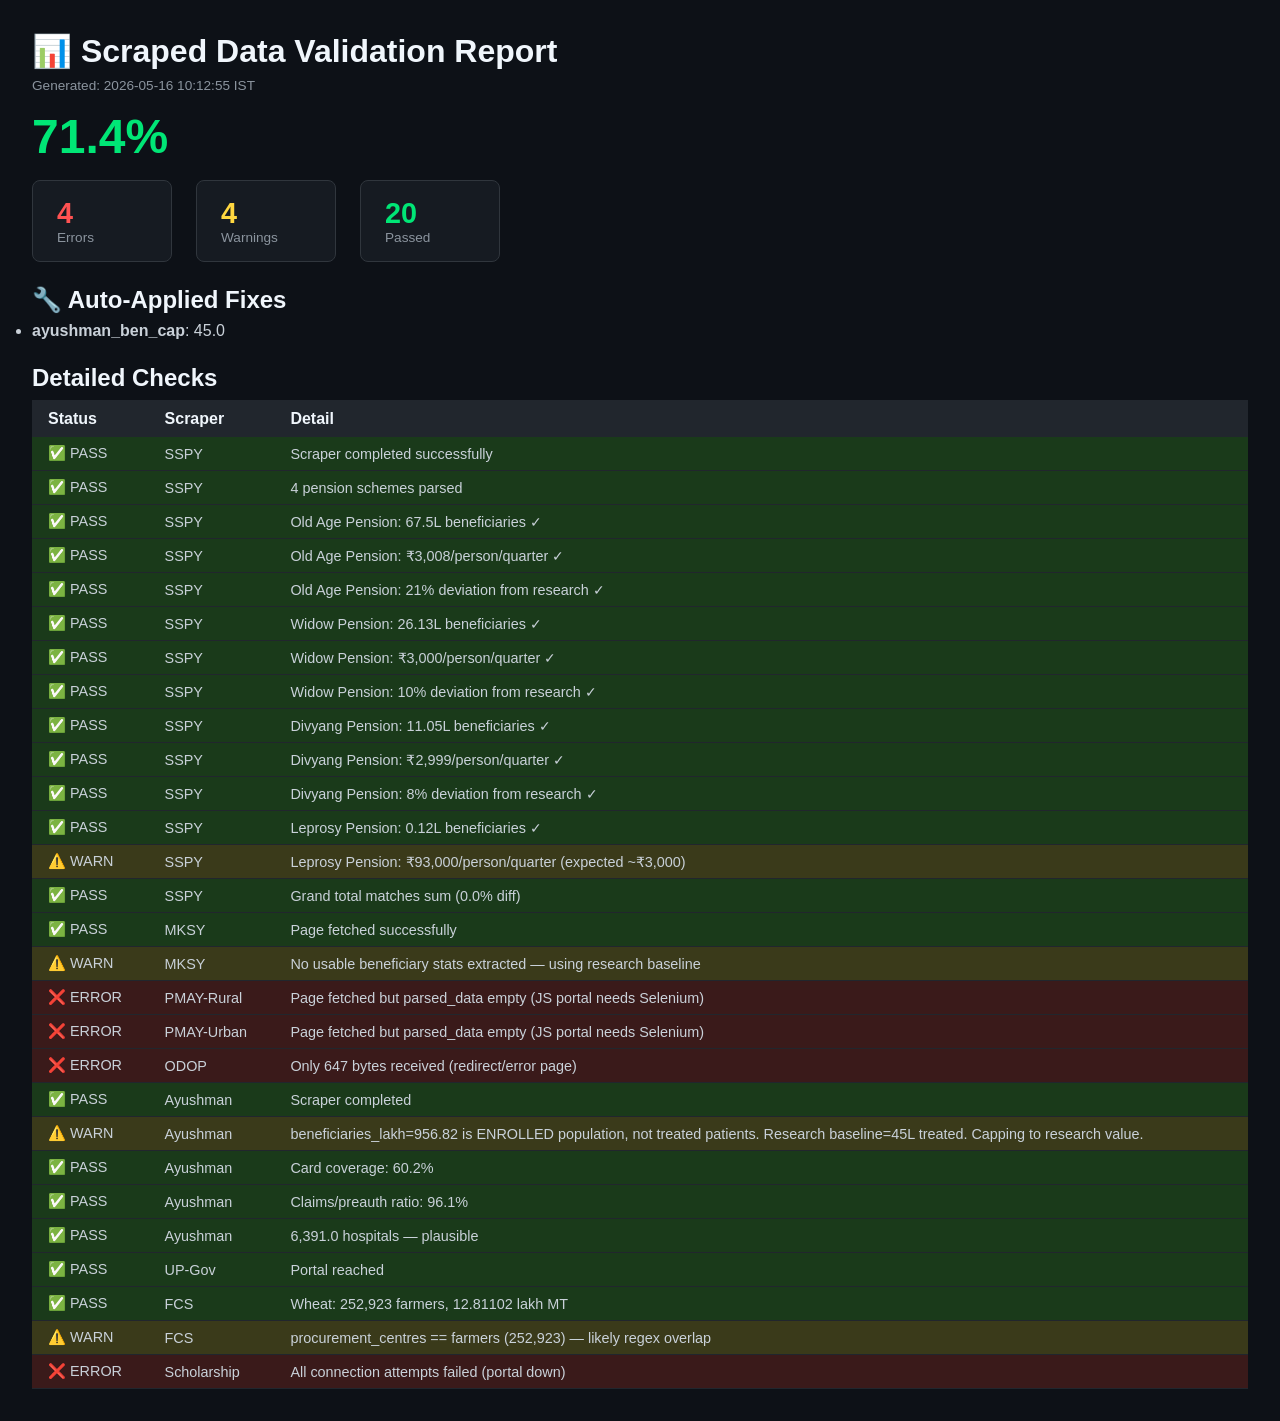
<file: output/validation_report.html>
<!DOCTYPE html>
<html lang="en">
<head>
<meta charset="UTF-8">
<title>Data Validation Report</title>
<style>
  * { margin:0; padding:0; box-sizing:border-box; }
  body { font-family:'Segoe UI',sans-serif; background:#0d1117; color:#c9d1d9; padding:2rem; }
  h1 { color:#f0f6fc; margin-bottom:0.5rem; }
  h2 { color:#f0f6fc; margin:1.5rem 0 0.5rem; }
  .score { font-size:3rem; font-weight:bold; color:#00E676; }
  .summary { display:flex; gap:1.5rem; margin:1rem 0; flex-wrap:wrap; }
  .card { background:#161b22; border:1px solid #30363d; border-radius:8px; padding:1rem 1.5rem; min-width:140px; }
  .card .num { font-size:1.8rem; font-weight:bold; }
  .card .label { color:#8b949e; font-size:0.85rem; }
  .err .num { color:#FF5252; }
  .wrn .num { color:#FFD740; }
  .ok .num { color:#00E676; }
  table { width:100%; border-collapse:collapse; margin-top:0.5rem; }
  th { background:#21262d; text-align:left; padding:0.6rem 1rem; color:#f0f6fc; }
  td { padding:0.5rem 1rem; border-bottom:1px solid #21262d; font-size:0.9rem; }
  .ts { color:#8b949e; font-size:0.85rem; margin-bottom:1rem; }
</style>
</head>
<body>
<h1>📊 Scraped Data Validation Report</h1>
<div class="ts">Generated: 2026-05-16 10:12:55 IST</div>

<div class="score">71.4%</div>
<div class="summary">
  <div class="card err"><div class="num">4</div><div class="label">Errors</div></div>
  <div class="card wrn"><div class="num">4</div><div class="label">Warnings</div></div>
  <div class="card ok"><div class="num">20</div><div class="label">Passed</div></div>
</div>

<h2>🔧 Auto-Applied Fixes</h2><ul><li><b>ayushman_ben_cap</b>: 45.0</li></ul>

<h2>Detailed Checks</h2>
<table>
<tr><th>Status</th><th>Scraper</th><th>Detail</th></tr>
<tr style="background:#1a3a1a"><td>✅ PASS</td><td>SSPY</td><td>Scraper completed successfully</td></tr>
<tr style="background:#1a3a1a"><td>✅ PASS</td><td>SSPY</td><td>4 pension schemes parsed</td></tr>
<tr style="background:#1a3a1a"><td>✅ PASS</td><td>SSPY</td><td>Old Age Pension: 67.5L beneficiaries ✓</td></tr>
<tr style="background:#1a3a1a"><td>✅ PASS</td><td>SSPY</td><td>Old Age Pension: ₹3,008/person/quarter ✓</td></tr>
<tr style="background:#1a3a1a"><td>✅ PASS</td><td>SSPY</td><td>Old Age Pension: 21% deviation from research ✓</td></tr>
<tr style="background:#1a3a1a"><td>✅ PASS</td><td>SSPY</td><td>Widow Pension: 26.13L beneficiaries ✓</td></tr>
<tr style="background:#1a3a1a"><td>✅ PASS</td><td>SSPY</td><td>Widow Pension: ₹3,000/person/quarter ✓</td></tr>
<tr style="background:#1a3a1a"><td>✅ PASS</td><td>SSPY</td><td>Widow Pension: 10% deviation from research ✓</td></tr>
<tr style="background:#1a3a1a"><td>✅ PASS</td><td>SSPY</td><td>Divyang Pension: 11.05L beneficiaries ✓</td></tr>
<tr style="background:#1a3a1a"><td>✅ PASS</td><td>SSPY</td><td>Divyang Pension: ₹2,999/person/quarter ✓</td></tr>
<tr style="background:#1a3a1a"><td>✅ PASS</td><td>SSPY</td><td>Divyang Pension: 8% deviation from research ✓</td></tr>
<tr style="background:#1a3a1a"><td>✅ PASS</td><td>SSPY</td><td>Leprosy Pension: 0.12L beneficiaries ✓</td></tr>
<tr style="background:#3a3a1a"><td>⚠️ WARN</td><td>SSPY</td><td>Leprosy Pension: ₹93,000/person/quarter (expected ~₹3,000)</td></tr>
<tr style="background:#1a3a1a"><td>✅ PASS</td><td>SSPY</td><td>Grand total matches sum (0.0% diff)</td></tr>
<tr style="background:#1a3a1a"><td>✅ PASS</td><td>MKSY</td><td>Page fetched successfully</td></tr>
<tr style="background:#3a3a1a"><td>⚠️ WARN</td><td>MKSY</td><td>No usable beneficiary stats extracted — using research baseline</td></tr>
<tr style="background:#3a1a1a"><td>❌ ERROR</td><td>PMAY-Rural</td><td>Page fetched but parsed_data empty (JS portal needs Selenium)</td></tr>
<tr style="background:#3a1a1a"><td>❌ ERROR</td><td>PMAY-Urban</td><td>Page fetched but parsed_data empty (JS portal needs Selenium)</td></tr>
<tr style="background:#3a1a1a"><td>❌ ERROR</td><td>ODOP</td><td>Only 647 bytes received (redirect/error page)</td></tr>
<tr style="background:#1a3a1a"><td>✅ PASS</td><td>Ayushman</td><td>Scraper completed</td></tr>
<tr style="background:#3a3a1a"><td>⚠️ WARN</td><td>Ayushman</td><td>beneficiaries_lakh=956.82 is ENROLLED population, not treated patients. Research baseline=45L treated. Capping to research value.</td></tr>
<tr style="background:#1a3a1a"><td>✅ PASS</td><td>Ayushman</td><td>Card coverage: 60.2%</td></tr>
<tr style="background:#1a3a1a"><td>✅ PASS</td><td>Ayushman</td><td>Claims/preauth ratio: 96.1%</td></tr>
<tr style="background:#1a3a1a"><td>✅ PASS</td><td>Ayushman</td><td>6,391.0 hospitals — plausible</td></tr>
<tr style="background:#1a3a1a"><td>✅ PASS</td><td>UP-Gov</td><td>Portal reached</td></tr>
<tr style="background:#1a3a1a"><td>✅ PASS</td><td>FCS</td><td>Wheat: 252,923 farmers, 12.81102 lakh MT</td></tr>
<tr style="background:#3a3a1a"><td>⚠️ WARN</td><td>FCS</td><td>procurement_centres == farmers (252,923) — likely regex overlap</td></tr>
<tr style="background:#3a1a1a"><td>❌ ERROR</td><td>Scholarship</td><td>All connection attempts failed (portal down)</td></tr>

</table>
</body>
</html>
</file>
